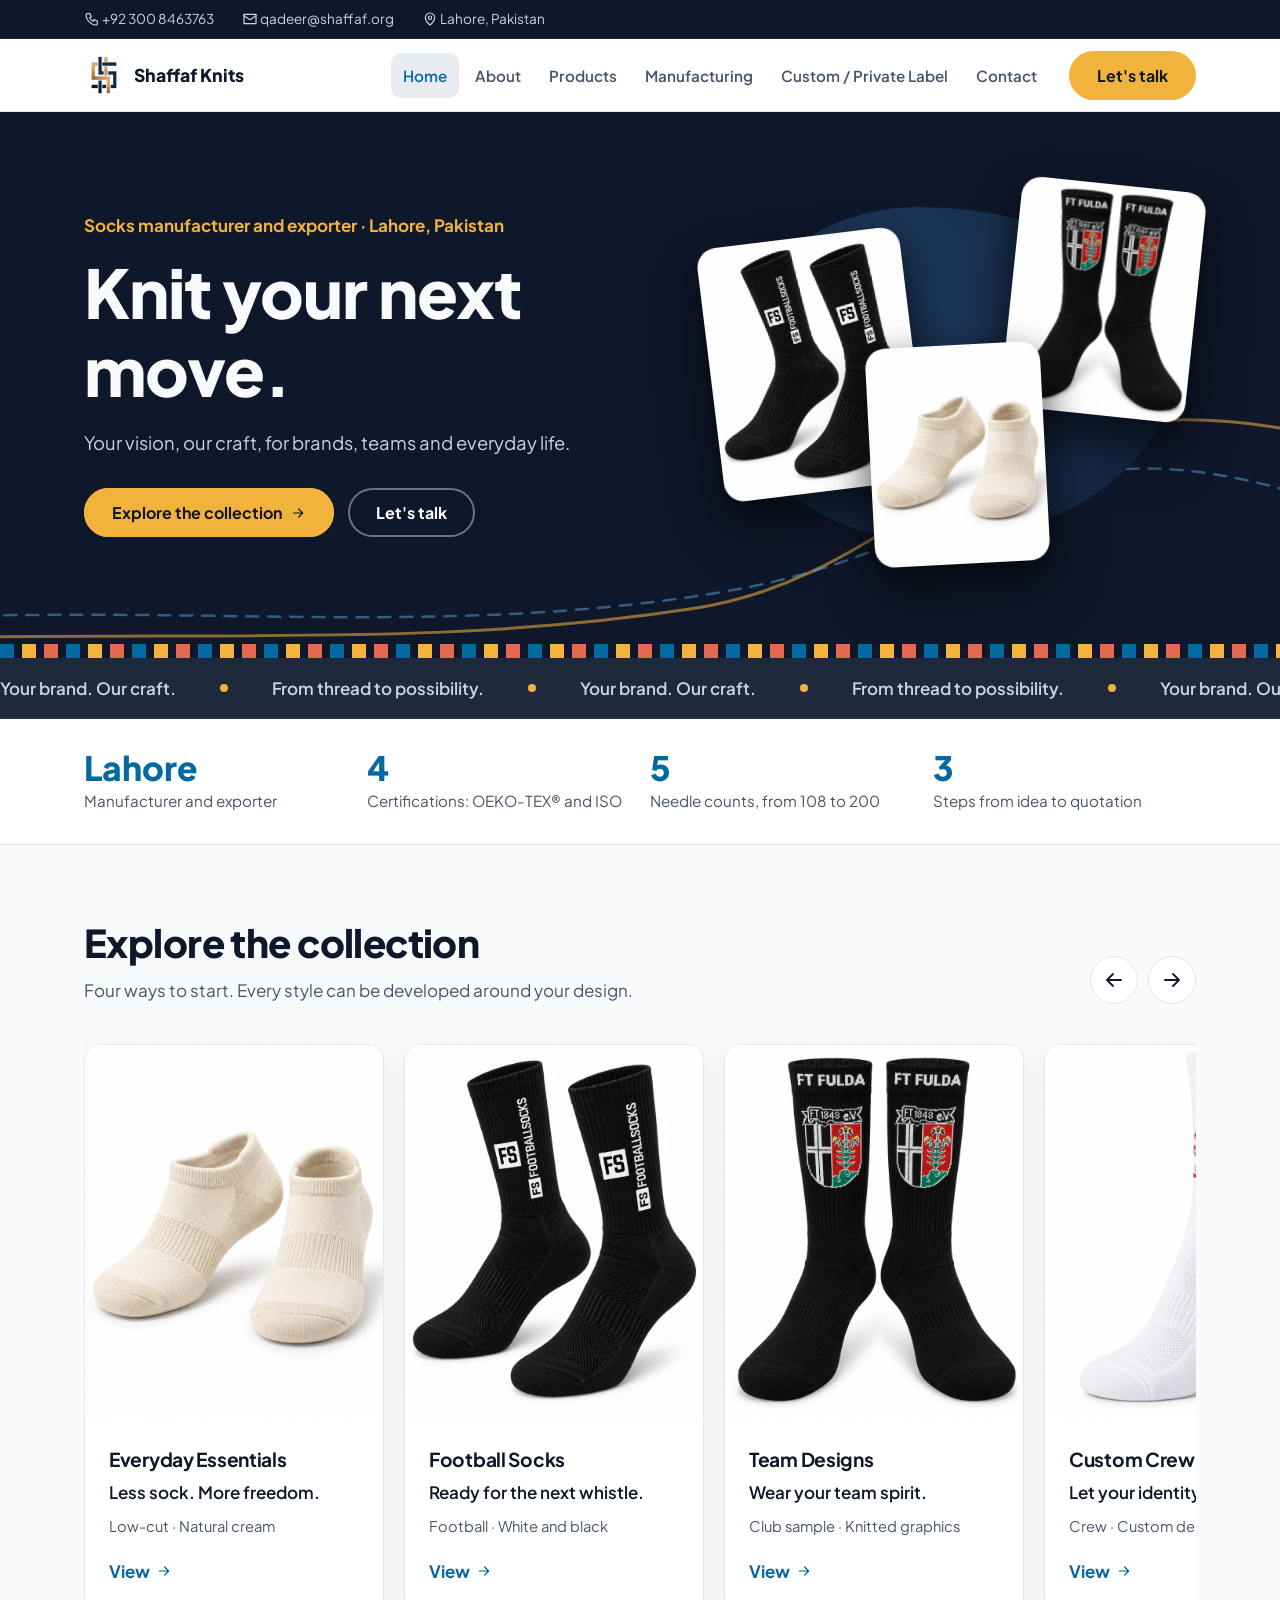
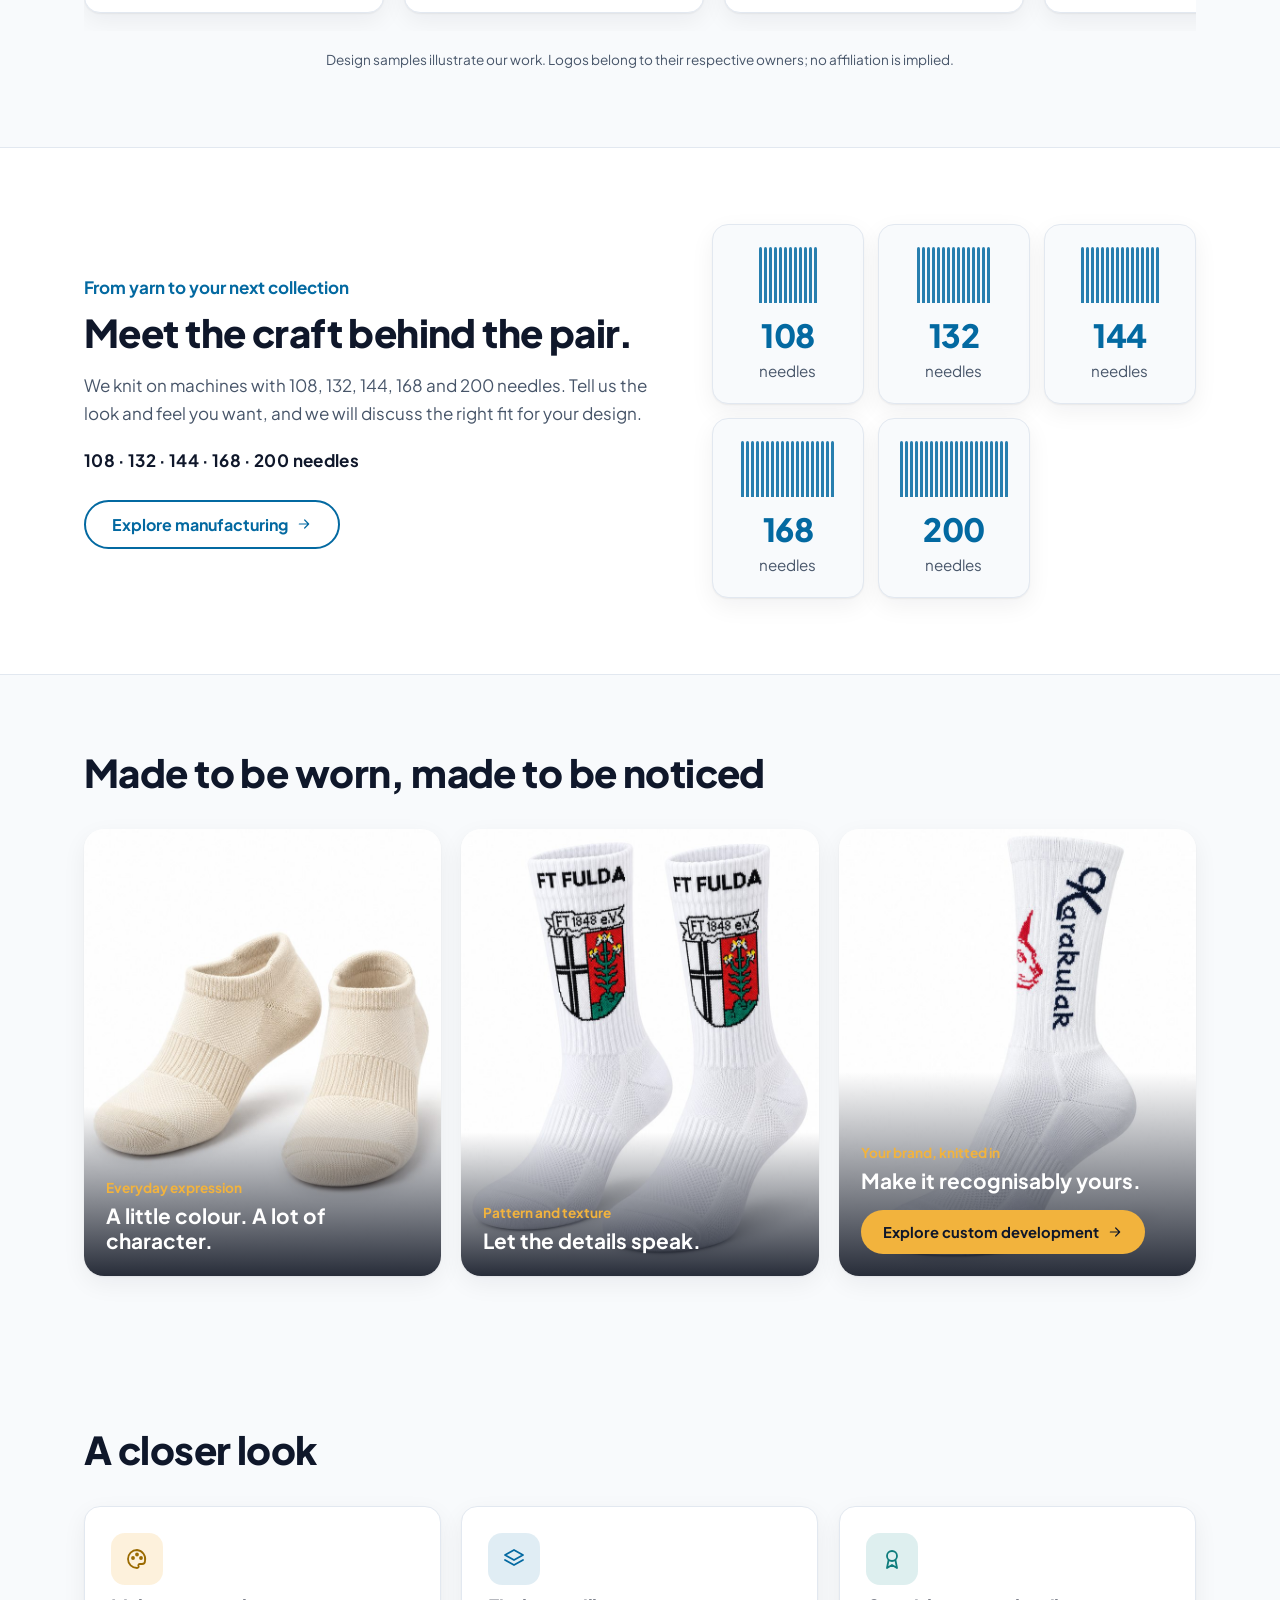
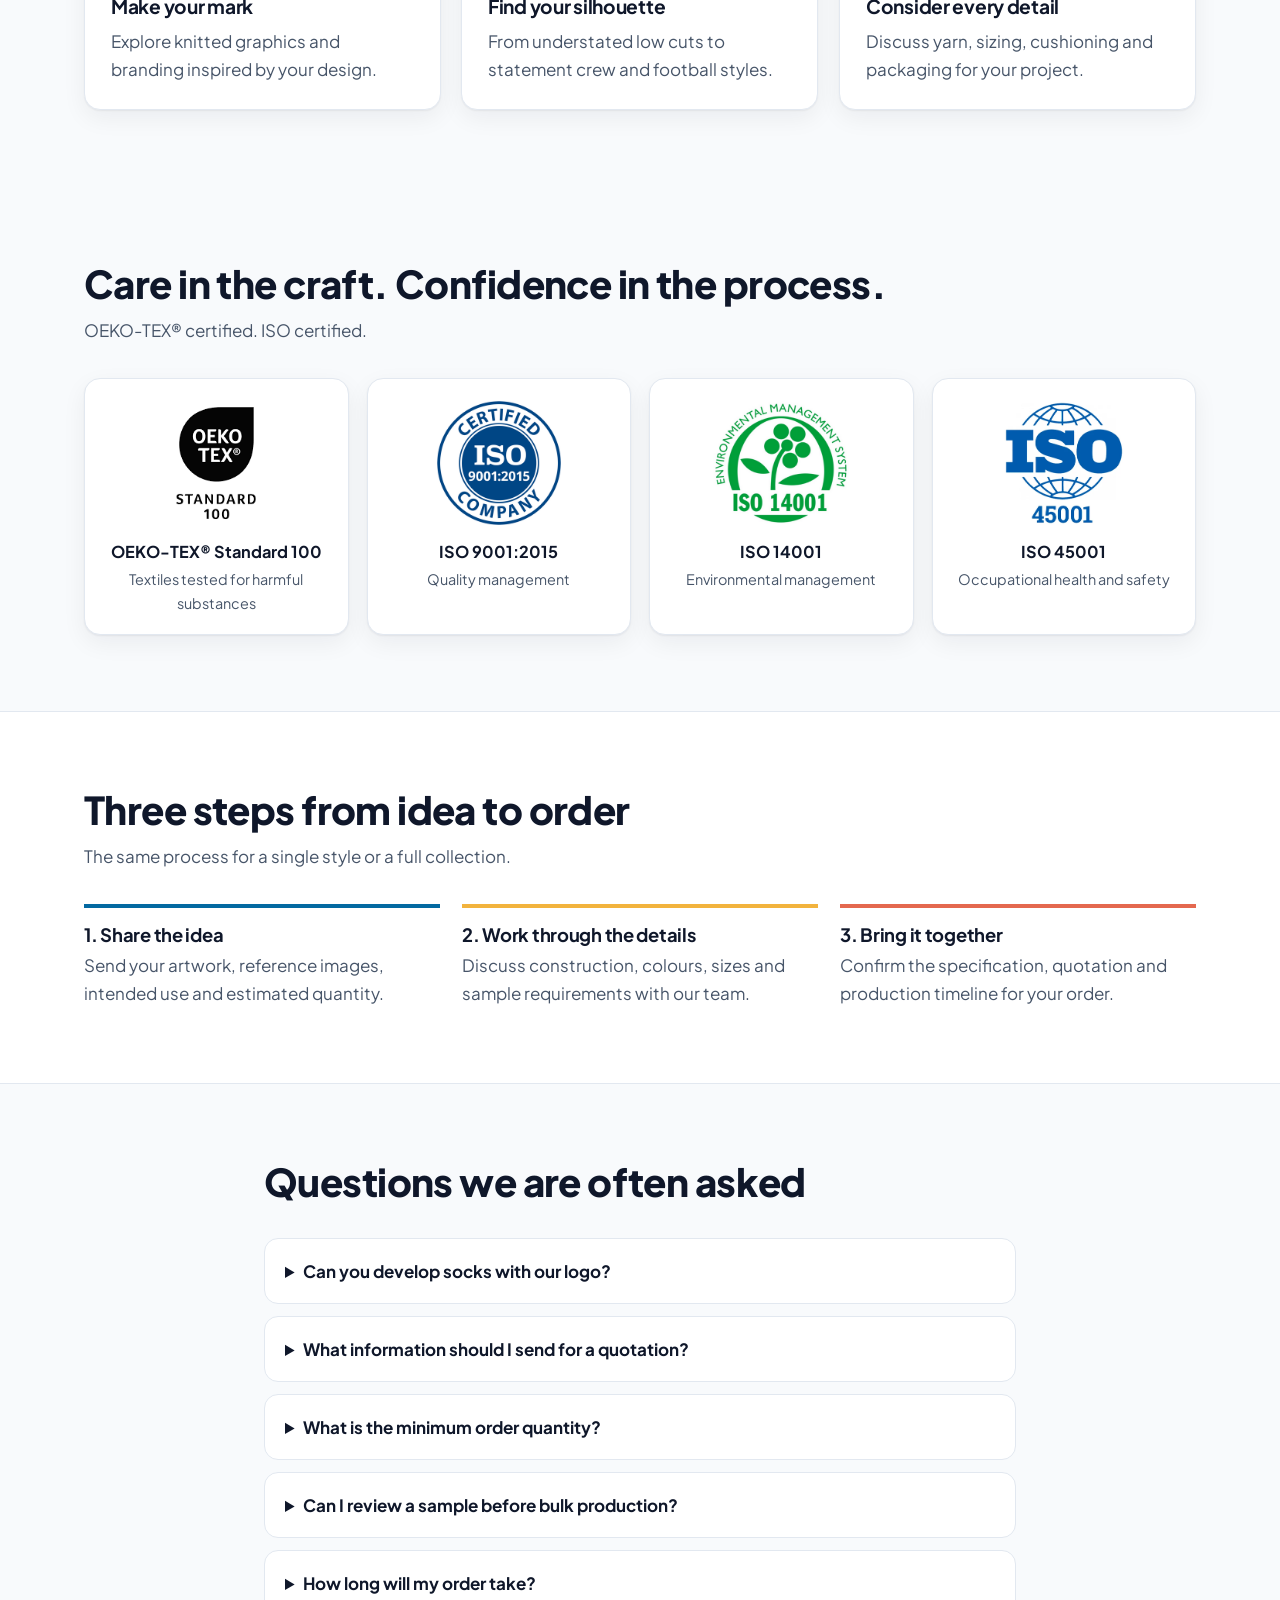
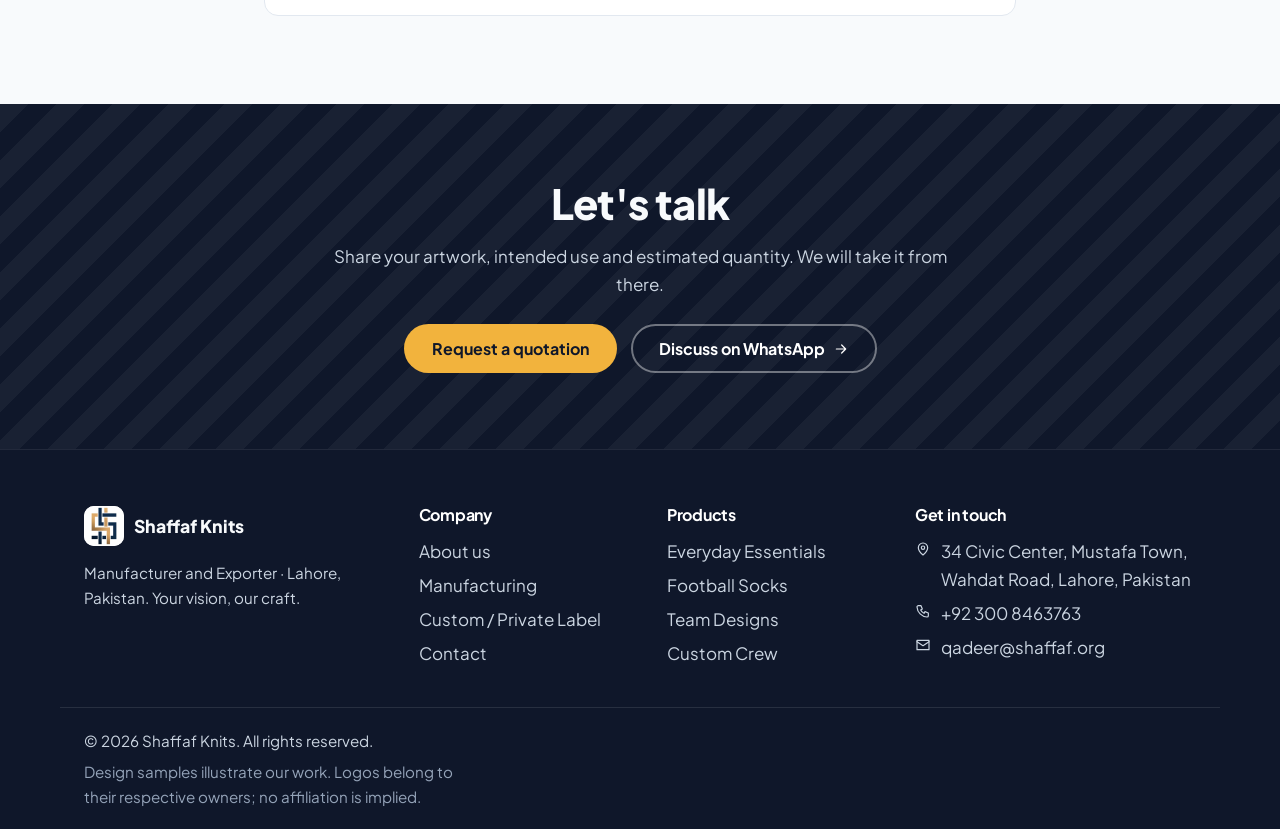
<file: index.html>
<!DOCTYPE html>
<html lang="en">
<head>
<meta charset="utf-8">
<meta name="viewport" content="width=device-width, initial-scale=1, viewport-fit=cover">
<title>Shaffaf Knits – Socks manufacturer and exporter, Lahore</title>
<meta name="description" content="Socks manufacturer and exporter in Lahore, Pakistan. Your vision, our craft, for brands, teams and everyday life.">
<script>document.documentElement.classList.add("js")</script>
<link rel="preconnect" href="https://fonts.googleapis.com">
<link rel="preconnect" href="https://fonts.gstatic.com" crossorigin>
<link href="https://fonts.googleapis.com/css2?family=Plus+Jakarta+Sans:wght@400;500;600;700;800&display=swap" rel="stylesheet">
<link rel="icon" href="img/logo-mark.jpg">
<link rel="stylesheet" href="styles.css">
<link rel="stylesheet" href="anim.css">
</head><body data-page="home">
<div class="progress" aria-hidden="true"></div>
<a class="skip" href="#main">Skip to content</a>
<div class="topbar"><div class="w">
<span><svg class="ic sm" viewBox="0 0 24 24" fill="none" stroke="currentColor" stroke-width="1.8" stroke-linecap="round" stroke-linejoin="round" aria-hidden="true"><path d="M5 4h4l2 5-2.5 1.5a11 11 0 0 0 5 5L15 13l5 2v4a2 2 0 0 1-2 2A16 16 0 0 1 3 6a2 2 0 0 1 2-2z"/></svg> <a href="tel:+923008463763">+92 300 8463763</a></span>
<span><svg class="ic sm" viewBox="0 0 24 24" fill="none" stroke="currentColor" stroke-width="1.8" stroke-linecap="round" stroke-linejoin="round" aria-hidden="true"><path d="M3 5h18v14H3z"/><path d="M3 7l9 6 9-6"/></svg> <a href="mailto:qadeer@shaffaf.org">qadeer@shaffaf.org</a></span>
<span class="hide-s"><svg class="ic sm" viewBox="0 0 24 24" fill="none" stroke="currentColor" stroke-width="1.8" stroke-linecap="round" stroke-linejoin="round" aria-hidden="true"><path d="M12 21s7-6 7-11a7 7 0 0 0-14 0c0 5 7 11 7 11z"/><circle cx="12" cy="10" r="2.5"/></svg> Lahore, Pakistan</span>
</div></div>
<header class="bar"><div class="w bar-in">
<a class="logo" href="index.html" aria-label="Shaffaf Knits home"><img class="logo-mark" src="img/logo-mark.jpg" width="40" height="40" alt=""><span>Shaffaf Knits</span></a>
<nav id="nav" aria-label="Main"><a href="index.html" aria-current="page">Home</a><a href="about.html">About</a><a href="products.html">Products</a><a href="manufacturing.html">Manufacturing</a><a href="custom.html">Custom / Private Label</a><a href="contact.html">Contact</a></nav>
<a class="btn gold hide-m" href="contact.html">Let's talk</a>
<button class="menu" id="mb" aria-expanded="false" aria-controls="nav" aria-label="Open menu"><svg class="ic" viewBox="0 0 24 24" fill="none" stroke="currentColor" stroke-width="1.8" stroke-linecap="round" stroke-linejoin="round" aria-hidden="true"><path d="M4 6h16M4 12h16M4 18h16"/></svg></button>
</div></header>
<main id="main">
<section class="hero"><svg class="thread" viewBox="0 0 1440 600" preserveAspectRatio="none" aria-hidden="true"><path class="t1" pathLength="1" d="M-20 592 C 300 588, 520 600, 780 560 S 1100 290, 1460 360"/><path class="t2" d="M-20 568 C 300 562, 540 588, 820 540 S 1150 340, 1460 430"/></svg>
<div class="w hero-grid">
<div><p class="kicker">Socks manufacturer and exporter · Lahore, Pakistan</p>
<h1>Knit your next move.</h1>
<p class="lead">Your vision, our craft, for brands, teams and everyday life.</p>
<div class="btns"><a class="btn gold" href="products.html">Explore the collection <svg class="ic sm" viewBox="0 0 24 24" fill="none" stroke="currentColor" stroke-width="1.8" stroke-linecap="round" stroke-linejoin="round" aria-hidden="true"><path d="M5 12h14M13 6l6 6-6 6"/></svg></a><a class="btn ghost" href="contact.html">Let's talk</a></div></div>
<div class="hero-art" aria-hidden="true"><div class="blob"></div>
<img class="hs hs1" src="img/fs-black.jpg" width="760" height="950" alt="" style="transform:rotate(-7deg)">
<img class="hs hs2" src="img/ft-fulda-black.jpg" width="760" height="950" alt="" style="transform:rotate(6deg)">
<img class="hs hs3" src="img/beige-ankle.jpg" width="760" height="950" alt="" style="transform:rotate(-3deg)"></div></div></section>

<div class="belt" aria-label="Your brand. Our craft. From thread to possibility."><div class="cuff" aria-hidden="true"></div><div class="track"><div class="set"><span>Your brand. Our craft.</span><span>From thread to possibility.</span><span>Your brand. Our craft.</span><span>From thread to possibility.</span><span>Your brand. Our craft.</span><span>From thread to possibility.</span><span>Your brand. Our craft.</span><span>From thread to possibility.</span></div><div class="set dup" aria-hidden="true"><span>Your brand. Our craft.</span><span>From thread to possibility.</span><span>Your brand. Our craft.</span><span>From thread to possibility.</span><span>Your brand. Our craft.</span><span>From thread to possibility.</span><span>Your brand. Our craft.</span><span>From thread to possibility.</span></div></div></div>

<section class="proof"><div class="w stats">
<div><b>Lahore</b><span>Manufacturer and exporter</span></div><div><b>4</b><span>Certifications: OEKO-TEX® and ISO</span></div><div><b>5</b><span>Needle counts, from 108 to 200</span></div><div><b>3</b><span>Steps from idea to quotation</span></div></div></section>

<section class="sec"><div class="w"><div class="sh row"><div><h2>Explore the collection</h2><p>Four ways to start. Every style can be developed around your design.</p></div>
<div class="cbtns"><button class="cbtn" type="button" data-dir="-1" aria-label="Previous"><svg class="ic" viewBox="0 0 24 24" fill="none" stroke="currentColor" stroke-width="1.8" stroke-linecap="round" stroke-linejoin="round" aria-hidden="true"><path d="M19 12H5M11 6l-6 6 6 6"/></svg></button><button class="cbtn" type="button" data-dir="1" aria-label="Next"><svg class="ic" viewBox="0 0 24 24" fill="none" stroke="currentColor" stroke-width="1.8" stroke-linecap="round" stroke-linejoin="round" aria-hidden="true"><path d="M5 12h14M13 6l6 6-6 6"/></svg></button></div></div>
<div class="carousel" id="car" tabindex="0" role="region" aria-label="Collection"><article class="tile prod coll"><div class="pv"><img src="img/beige-ankle.jpg" width="760" height="950" loading="lazy" alt="Natural cream low-cut socks"></div><div class="in"><h3>Everyday Essentials</h3><p class="tagline">Less sock. More freedom.</p><p class="meta">Low-cut · Natural cream</p><a class="more" href="products.html#everyday">View <svg class="ic sm" viewBox="0 0 24 24" fill="none" stroke="currentColor" stroke-width="1.8" stroke-linecap="round" stroke-linejoin="round" aria-hidden="true"><path d="M5 12h14M13 6l6 6-6 6"/></svg></a></div></article><article class="tile prod coll"><div class="pv"><img src="img/fs-black.jpg" width="760" height="950" loading="lazy" alt="Black football socks with a knitted logo"></div><div class="in"><h3>Football Socks</h3><p class="tagline">Ready for the next whistle.</p><p class="meta">Football · White and black</p><a class="more" href="products.html#football">View <svg class="ic sm" viewBox="0 0 24 24" fill="none" stroke="currentColor" stroke-width="1.8" stroke-linecap="round" stroke-linejoin="round" aria-hidden="true"><path d="M5 12h14M13 6l6 6-6 6"/></svg></a></div></article><article class="tile prod coll"><div class="pv"><img src="img/ft-fulda-black.jpg" width="760" height="950" loading="lazy" alt="Black socks with a knitted club crest"></div><div class="in"><h3>Team Designs</h3><p class="tagline">Wear your team spirit.</p><p class="meta">Club sample · Knitted graphics</p><a class="more" href="products.html#team">View <svg class="ic sm" viewBox="0 0 24 24" fill="none" stroke="currentColor" stroke-width="1.8" stroke-linecap="round" stroke-linejoin="round" aria-hidden="true"><path d="M5 12h14M13 6l6 6-6 6"/></svg></a></div></article><article class="tile prod coll"><div class="pv"><img src="img/karakular.jpg" width="760" height="950" loading="lazy" alt="White crew sock with a custom brand design"></div><div class="in"><h3>Custom Crew</h3><p class="tagline">Let your identity show.</p><p class="meta">Crew · Custom design inspiration</p><a class="more" href="products.html#custom">View <svg class="ic sm" viewBox="0 0 24 24" fill="none" stroke="currentColor" stroke-width="1.8" stroke-linecap="round" stroke-linejoin="round" aria-hidden="true"><path d="M5 12h14M13 6l6 6-6 6"/></svg></a></div></article></div>
<p class="disc center">Design samples illustrate our work. Logos belong to their respective owners; no affiliation is implied.</p></div></section>

<section class="sec alt"><div class="w split"><div><p class="eyebrow">From yarn to your next collection</p><h2>Meet the craft behind the pair.</h2>
<p class="body">We knit on machines with 108, 132, 144, 168 and 200 needles. Tell us the look and feel you want, and we will discuss the right fit for your design.</p>
<p class="needle-line">108 · 132 · 144 · 168 · 200 needles</p>
<p style="margin-top:26px"><a class="btn line" href="manufacturing.html">Explore manufacturing <svg class="ic sm" viewBox="0 0 24 24" fill="none" stroke="currentColor" stroke-width="1.8" stroke-linecap="round" stroke-linejoin="round" aria-hidden="true"><path d="M5 12h14M13 6l6 6-6 6"/></svg></a></p></div>
<div class="needle-grid"><article class="tile need"><div class="needle-vis" aria-hidden="true"><i style="--d:0.00s"></i><i style="--d:0.03s"></i><i style="--d:0.06s"></i><i style="--d:0.09s"></i><i style="--d:0.12s"></i><i style="--d:0.15s"></i><i style="--d:0.18s"></i><i style="--d:0.21s"></i><i style="--d:0.24s"></i><i style="--d:0.27s"></i><i style="--d:0.30s"></i><i style="--d:0.33s"></i></div><h3>108</h3><p>needles</p></article><article class="tile need"><div class="needle-vis" aria-hidden="true"><i style="--d:0.00s"></i><i style="--d:0.03s"></i><i style="--d:0.06s"></i><i style="--d:0.09s"></i><i style="--d:0.12s"></i><i style="--d:0.15s"></i><i style="--d:0.18s"></i><i style="--d:0.21s"></i><i style="--d:0.24s"></i><i style="--d:0.27s"></i><i style="--d:0.30s"></i><i style="--d:0.33s"></i><i style="--d:0.36s"></i><i style="--d:0.39s"></i><i style="--d:0.42s"></i></div><h3>132</h3><p>needles</p></article><article class="tile need"><div class="needle-vis" aria-hidden="true"><i style="--d:0.00s"></i><i style="--d:0.03s"></i><i style="--d:0.06s"></i><i style="--d:0.09s"></i><i style="--d:0.12s"></i><i style="--d:0.15s"></i><i style="--d:0.18s"></i><i style="--d:0.21s"></i><i style="--d:0.24s"></i><i style="--d:0.27s"></i><i style="--d:0.30s"></i><i style="--d:0.33s"></i><i style="--d:0.36s"></i><i style="--d:0.39s"></i><i style="--d:0.42s"></i><i style="--d:0.45s"></i></div><h3>144</h3><p>needles</p></article><article class="tile need"><div class="needle-vis" aria-hidden="true"><i style="--d:0.00s"></i><i style="--d:0.03s"></i><i style="--d:0.06s"></i><i style="--d:0.09s"></i><i style="--d:0.12s"></i><i style="--d:0.15s"></i><i style="--d:0.18s"></i><i style="--d:0.21s"></i><i style="--d:0.24s"></i><i style="--d:0.27s"></i><i style="--d:0.30s"></i><i style="--d:0.33s"></i><i style="--d:0.36s"></i><i style="--d:0.39s"></i><i style="--d:0.42s"></i><i style="--d:0.45s"></i><i style="--d:0.48s"></i><i style="--d:0.51s"></i><i style="--d:0.54s"></i></div><h3>168</h3><p>needles</p></article><article class="tile need"><div class="needle-vis" aria-hidden="true"><i style="--d:0.00s"></i><i style="--d:0.03s"></i><i style="--d:0.06s"></i><i style="--d:0.09s"></i><i style="--d:0.12s"></i><i style="--d:0.15s"></i><i style="--d:0.18s"></i><i style="--d:0.21s"></i><i style="--d:0.24s"></i><i style="--d:0.27s"></i><i style="--d:0.30s"></i><i style="--d:0.33s"></i><i style="--d:0.36s"></i><i style="--d:0.39s"></i><i style="--d:0.42s"></i><i style="--d:0.45s"></i><i style="--d:0.48s"></i><i style="--d:0.51s"></i><i style="--d:0.54s"></i><i style="--d:0.57s"></i><i style="--d:0.60s"></i><i style="--d:0.63s"></i></div><h3>200</h3><p>needles</p></article></div></div></section>

<section class="sec"><div class="w"><div class="sh"><h2>Made to be worn, made to be noticed</h2></div>
<div class="edit">
<figure class="et"><img src="img/beige-ankle.jpg" width="760" height="950" loading="lazy" alt="Natural cream low-cut socks"><figcaption><small>Everyday expression</small><b>A little colour. A lot of character.</b></figcaption></figure>
<figure class="et"><img src="img/ft-fulda-white.jpg" width="760" height="950" loading="lazy" alt="White socks with a knitted club crest"><figcaption><small>Pattern and texture</small><b>Let the details speak.</b></figcaption></figure>
<figure class="et"><img src="img/karakular.jpg" width="760" height="950" loading="lazy" alt="White crew sock with a knitted brand design"><figcaption><small>Your brand, knitted in</small><b>Make it recognisably yours.</b><a class="btn gold sm" href="custom.html">Explore custom development <svg class="ic sm" viewBox="0 0 24 24" fill="none" stroke="currentColor" stroke-width="1.8" stroke-linecap="round" stroke-linejoin="round" aria-hidden="true"><path d="M5 12h14M13 6l6 6-6 6"/></svg></a></figcaption></figure></div></div></section>

<section class="sec"><div class="w"><div class="sh"><h2>A closer look</h2></div><div class="tiles">
<article class="tile"><div class="ico gold"><svg class="ic" viewBox="0 0 24 24" fill="none" stroke="currentColor" stroke-width="1.8" stroke-linecap="round" stroke-linejoin="round" aria-hidden="true"><path d="M12 3a9 9 0 1 0 0 18c1.5 0 2-1 1.5-2s0-2 1.5-2h2a3 3 0 0 0 3-3A9 9 0 0 0 12 3z"/><circle cx="8" cy="11" r="1"/><circle cx="12" cy="7.5" r="1"/><circle cx="16" cy="11" r="1"/></svg></div><h3>Make your mark</h3><p>Explore knitted graphics and branding inspired by your design.</p></article>
<article class="tile"><div class="ico blue"><svg class="ic" viewBox="0 0 24 24" fill="none" stroke="currentColor" stroke-width="1.8" stroke-linecap="round" stroke-linejoin="round" aria-hidden="true"><path d="M12 3l9 5-9 5-9-5z"/><path d="M3 13l9 5 9-5"/></svg></div><h3>Find your silhouette</h3><p>From understated low cuts to statement crew and football styles.</p></article>
<article class="tile"><div class="ico teal"><svg class="ic" viewBox="0 0 24 24" fill="none" stroke="currentColor" stroke-width="1.8" stroke-linecap="round" stroke-linejoin="round" aria-hidden="true"><circle cx="12" cy="9" r="5"/><path d="M8.5 13.5L7 21l5-3 5 3-1.5-7.5"/></svg></div><h3>Consider every detail</h3><p>Discuss yarn, sizing, cushioning and packaging for your project.</p></article></div></div></section>
<section class="sec"><div class="w"><div class="sh"><h2>Care in the craft. Confidence in the process.</h2><p>OEKO-TEX® certified. ISO certified.</p></div><div class="certs"><figure class="cert"><div class="cimg"><img src="img/cert-oekotex.png" loading="lazy" alt="OEKO-TEX Standard 100 logo"></div><figcaption><b>OEKO-TEX® Standard 100</b><span>Textiles tested for harmful substances</span></figcaption></figure><figure class="cert"><div class="cimg"><img src="img/cert-iso9001.png" loading="lazy" alt="ISO 9001:2015 certified company logo"></div><figcaption><b>ISO 9001:2015</b><span>Quality management</span></figcaption></figure><figure class="cert"><div class="cimg"><img src="img/cert-iso14001.png" loading="lazy" alt="ISO 14001 environmental management system logo"></div><figcaption><b>ISO 14001</b><span>Environmental management</span></figcaption></figure><figure class="cert"><div class="cimg"><img src="img/cert-iso45001.png" loading="lazy" alt="ISO 45001 logo"></div><figcaption><b>ISO 45001</b><span>Occupational health and safety</span></figcaption></figure></div></div></section>
<section class="sec alt"><div class="w"><div class="sh"><h2>Three steps from idea to order</h2><p>The same process for a single style or a full collection.</p></div>
<ol class="steps three">
<li><h3>Share the idea</h3><p>Send your artwork, reference images, intended use and estimated quantity.</p></li>
<li><h3>Work through the details</h3><p>Discuss construction, colours, sizes and sample requirements with our team.</p></li>
<li><h3>Bring it together</h3><p>Confirm the specification, quotation and production timeline for your order.</p></li></ol></div></section>
<section class="sec"><div class="w narrow"><div class="sh"><h2>Questions we are often asked</h2></div><details><summary>Can you develop socks with our logo?</summary><p>Share your artwork or reference sample. We'll discuss knitted branding, colours and design feasibility for your project.</p></details><details><summary>What information should I send for a quotation?</summary><p>Include the sock style, estimated quantity, size range, reference images, material preferences and delivery destination. Let us know if you need packaging.</p></details><details><summary>What is the minimum order quantity?</summary><p>Contact our team with your design and estimated quantity so we can discuss the applicable order requirements.</p></details><details><summary>Can I review a sample before bulk production?</summary><p>Yes. Our development process includes a sample for approval before bulk production. Discuss sampling arrangements with our team.</p></details><details><summary>How long will my order take?</summary><p>Sampling and production timelines are discussed for each project, based on the specification, quantity and agreed approvals.</p></details></div></section>
<section class="cta"><div class="w"><h2>Let's talk</h2><p>Share your artwork, intended use and estimated quantity. We will take it from there.</p>
<div class="btns"><a class="btn gold" href="contact.html">Request a quotation</a><a class="btn ghost" href="https://wa.me/923008463763?text=Hello%20Shaffaf%20Knits%2C%20I%27d%20like%20to%20discuss%20custom%20socks.">Discuss on WhatsApp <svg class="ic sm" viewBox="0 0 24 24" fill="none" stroke="currentColor" stroke-width="1.8" stroke-linecap="round" stroke-linejoin="round" aria-hidden="true"><path d="M5 12h14M13 6l6 6-6 6"/></svg></a></div></div></section></main>
<footer class="foot"><div class="w foot-grid">
<div><a class="logo light" href="index.html"><img class="logo-mark" src="img/logo-mark.jpg" width="40" height="40" alt=""><span>Shaffaf Knits</span></a>
<p>Manufacturer and Exporter · Lahore, Pakistan. Your vision, our craft.</p></div>
<div><h3>Company</h3><ul><li><a href="about.html">About us</a></li><li><a href="manufacturing.html">Manufacturing</a></li><li><a href="custom.html">Custom / Private Label</a></li><li><a href="contact.html">Contact</a></li></ul></div>
<div><h3>Products</h3><ul><li><a href="products.html#everyday">Everyday Essentials</a></li><li><a href="products.html#football">Football Socks</a></li><li><a href="products.html#team">Team Designs</a></li><li><a href="products.html#custom">Custom Crew</a></li></ul></div>
<div><h3>Get in touch</h3><ul class="ci"><li><svg class="ic sm" viewBox="0 0 24 24" fill="none" stroke="currentColor" stroke-width="1.8" stroke-linecap="round" stroke-linejoin="round" aria-hidden="true"><path d="M12 21s7-6 7-11a7 7 0 0 0-14 0c0 5 7 11 7 11z"/><circle cx="12" cy="10" r="2.5"/></svg> 34 Civic Center, Mustafa Town, Wahdat Road, Lahore, Pakistan</li><li><svg class="ic sm" viewBox="0 0 24 24" fill="none" stroke="currentColor" stroke-width="1.8" stroke-linecap="round" stroke-linejoin="round" aria-hidden="true"><path d="M5 4h4l2 5-2.5 1.5a11 11 0 0 0 5 5L15 13l5 2v4a2 2 0 0 1-2 2A16 16 0 0 1 3 6a2 2 0 0 1 2-2z"/></svg> <a href="tel:+923008463763">+92 300 8463763</a></li><li><svg class="ic sm" viewBox="0 0 24 24" fill="none" stroke="currentColor" stroke-width="1.8" stroke-linecap="round" stroke-linejoin="round" aria-hidden="true"><path d="M3 5h18v14H3z"/><path d="M3 7l9 6 9-6"/></svg> <a href="mailto:qadeer@shaffaf.org">qadeer@shaffaf.org</a></li></ul></div>
</div>
<div class="w legal"><p>© 2026 Shaffaf Knits. All rights reserved.</p><p class="disc">Design samples illustrate our work. Logos belong to their respective owners; no affiliation is implied.</p></div></footer>
<script src="site.js"></script>
<script src="anim.js"></script>
</body>
</html>
</file>
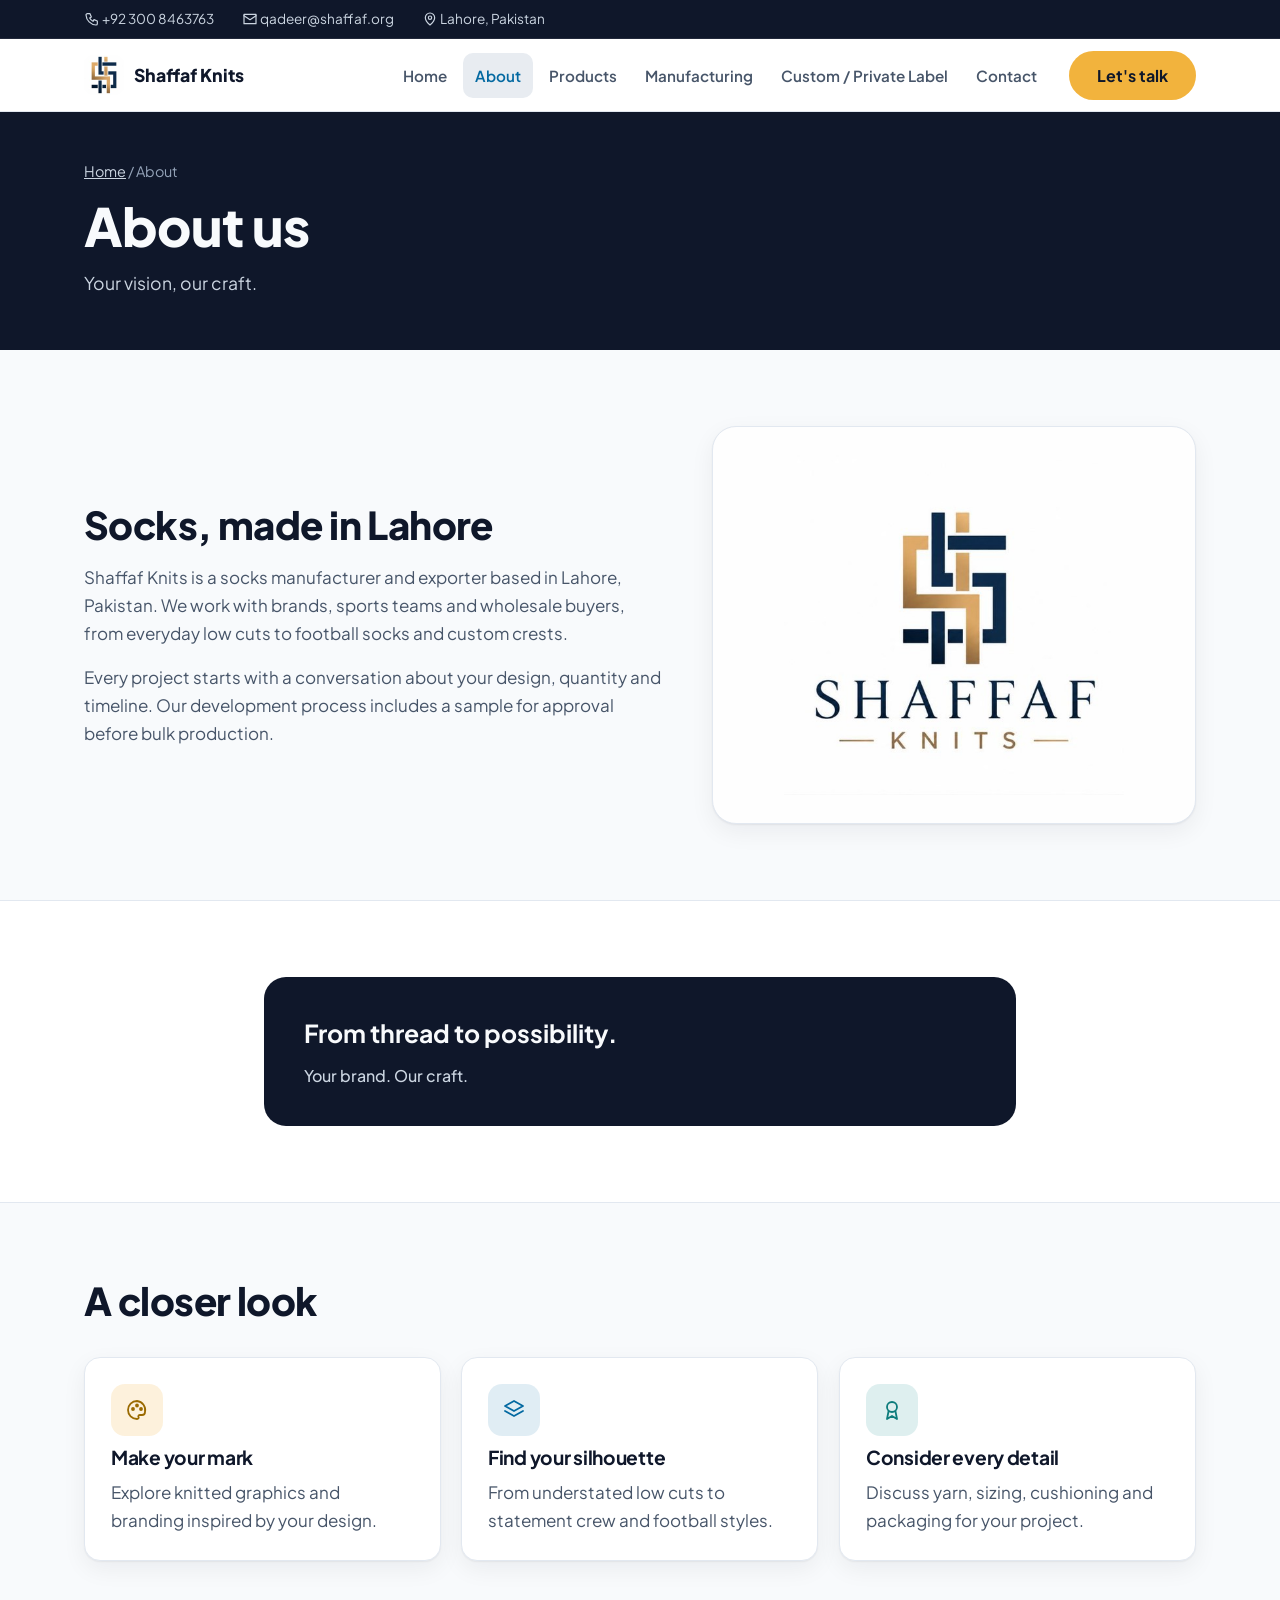
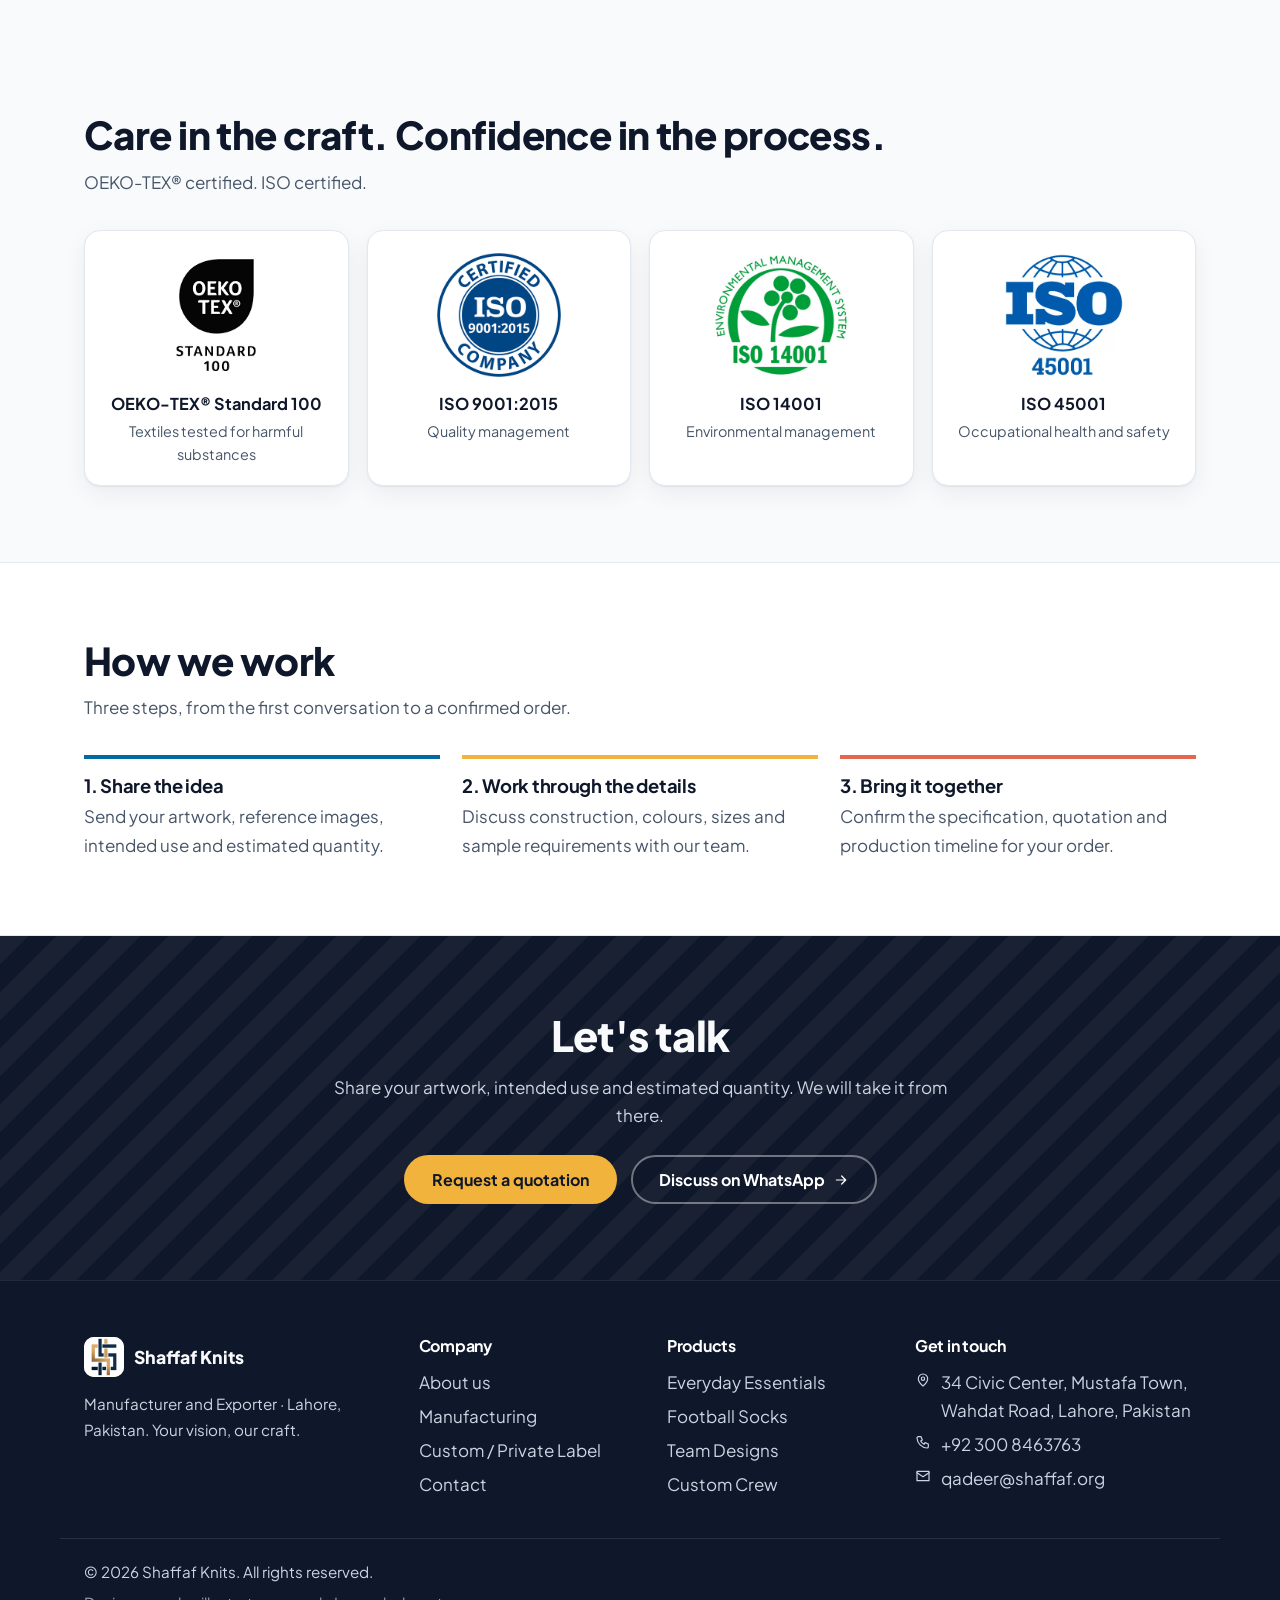
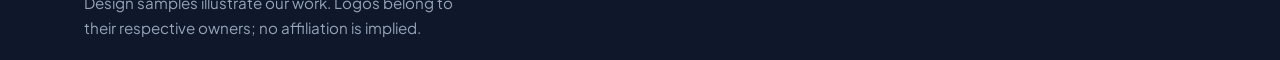
<file: about.html>
<!DOCTYPE html>
<html lang="en">
<head>
<meta charset="utf-8">
<meta name="viewport" content="width=device-width, initial-scale=1, viewport-fit=cover">
<title>About us – Shaffaf Knits</title>
<meta name="description" content="Shaffaf Knits is a socks manufacturer and exporter in Lahore, Pakistan.">
<script>document.documentElement.classList.add("js")</script>
<link rel="preconnect" href="https://fonts.googleapis.com">
<link rel="preconnect" href="https://fonts.gstatic.com" crossorigin>
<link href="https://fonts.googleapis.com/css2?family=Plus+Jakarta+Sans:wght@400;500;600;700;800&display=swap" rel="stylesheet">
<link rel="icon" href="img/logo-mark.jpg">
<link rel="stylesheet" href="styles.css">
<link rel="stylesheet" href="anim.css">
</head><body data-page="about">
<div class="progress" aria-hidden="true"></div>
<a class="skip" href="#main">Skip to content</a>
<div class="topbar"><div class="w">
<span><svg class="ic sm" viewBox="0 0 24 24" fill="none" stroke="currentColor" stroke-width="1.8" stroke-linecap="round" stroke-linejoin="round" aria-hidden="true"><path d="M5 4h4l2 5-2.5 1.5a11 11 0 0 0 5 5L15 13l5 2v4a2 2 0 0 1-2 2A16 16 0 0 1 3 6a2 2 0 0 1 2-2z"/></svg> <a href="tel:+923008463763">+92 300 8463763</a></span>
<span><svg class="ic sm" viewBox="0 0 24 24" fill="none" stroke="currentColor" stroke-width="1.8" stroke-linecap="round" stroke-linejoin="round" aria-hidden="true"><path d="M3 5h18v14H3z"/><path d="M3 7l9 6 9-6"/></svg> <a href="mailto:qadeer@shaffaf.org">qadeer@shaffaf.org</a></span>
<span class="hide-s"><svg class="ic sm" viewBox="0 0 24 24" fill="none" stroke="currentColor" stroke-width="1.8" stroke-linecap="round" stroke-linejoin="round" aria-hidden="true"><path d="M12 21s7-6 7-11a7 7 0 0 0-14 0c0 5 7 11 7 11z"/><circle cx="12" cy="10" r="2.5"/></svg> Lahore, Pakistan</span>
</div></div>
<header class="bar"><div class="w bar-in">
<a class="logo" href="index.html" aria-label="Shaffaf Knits home"><img class="logo-mark" src="img/logo-mark.jpg" width="40" height="40" alt=""><span>Shaffaf Knits</span></a>
<nav id="nav" aria-label="Main"><a href="index.html">Home</a><a href="about.html" aria-current="page">About</a><a href="products.html">Products</a><a href="manufacturing.html">Manufacturing</a><a href="custom.html">Custom / Private Label</a><a href="contact.html">Contact</a></nav>
<a class="btn gold hide-m" href="contact.html">Let's talk</a>
<button class="menu" id="mb" aria-expanded="false" aria-controls="nav" aria-label="Open menu"><svg class="ic" viewBox="0 0 24 24" fill="none" stroke="currentColor" stroke-width="1.8" stroke-linecap="round" stroke-linejoin="round" aria-hidden="true"><path d="M4 6h16M4 12h16M4 18h16"/></svg></button>
</div></header>
<main id="main"><section class="ph"><div class="w"><p class="crumb"><a href="index.html">Home</a> / About</p><h1>About us</h1><p class="sub">Your vision, our craft.</p></div></section>
<section class="sec"><div class="w split"><div><h2>Socks, made in Lahore</h2>
<p class="body">Shaffaf Knits is a socks manufacturer and exporter based in Lahore, Pakistan. We work with brands, sports teams and wholesale buyers, from everyday low cuts to football socks and custom crests.</p>
<p class="body">Every project starts with a conversation about your design, quantity and timeline. Our development process includes a sample for approval before bulk production.</p></div>
<div class="logo-card"><img src="img/logo.jpg" width="360" height="360" alt="Shaffaf Knits logo"></div></div></section>
<section class="sec alt"><div class="w narrow"><blockquote class="quote">From thread to possibility.<cite>Your brand. Our craft.</cite></blockquote></div></section>
<section class="sec"><div class="w"><div class="sh"><h2>A closer look</h2></div><div class="tiles">
<article class="tile"><div class="ico gold"><svg class="ic" viewBox="0 0 24 24" fill="none" stroke="currentColor" stroke-width="1.8" stroke-linecap="round" stroke-linejoin="round" aria-hidden="true"><path d="M12 3a9 9 0 1 0 0 18c1.5 0 2-1 1.5-2s0-2 1.5-2h2a3 3 0 0 0 3-3A9 9 0 0 0 12 3z"/><circle cx="8" cy="11" r="1"/><circle cx="12" cy="7.5" r="1"/><circle cx="16" cy="11" r="1"/></svg></div><h3>Make your mark</h3><p>Explore knitted graphics and branding inspired by your design.</p></article>
<article class="tile"><div class="ico blue"><svg class="ic" viewBox="0 0 24 24" fill="none" stroke="currentColor" stroke-width="1.8" stroke-linecap="round" stroke-linejoin="round" aria-hidden="true"><path d="M12 3l9 5-9 5-9-5z"/><path d="M3 13l9 5 9-5"/></svg></div><h3>Find your silhouette</h3><p>From understated low cuts to statement crew and football styles.</p></article>
<article class="tile"><div class="ico teal"><svg class="ic" viewBox="0 0 24 24" fill="none" stroke="currentColor" stroke-width="1.8" stroke-linecap="round" stroke-linejoin="round" aria-hidden="true"><circle cx="12" cy="9" r="5"/><path d="M8.5 13.5L7 21l5-3 5 3-1.5-7.5"/></svg></div><h3>Consider every detail</h3><p>Discuss yarn, sizing, cushioning and packaging for your project.</p></article></div></div></section>
<section class="sec"><div class="w"><div class="sh"><h2>Care in the craft. Confidence in the process.</h2><p>OEKO-TEX® certified. ISO certified.</p></div><div class="certs"><figure class="cert"><div class="cimg"><img src="img/cert-oekotex.png" loading="lazy" alt="OEKO-TEX Standard 100 logo"></div><figcaption><b>OEKO-TEX® Standard 100</b><span>Textiles tested for harmful substances</span></figcaption></figure><figure class="cert"><div class="cimg"><img src="img/cert-iso9001.png" loading="lazy" alt="ISO 9001:2015 certified company logo"></div><figcaption><b>ISO 9001:2015</b><span>Quality management</span></figcaption></figure><figure class="cert"><div class="cimg"><img src="img/cert-iso14001.png" loading="lazy" alt="ISO 14001 environmental management system logo"></div><figcaption><b>ISO 14001</b><span>Environmental management</span></figcaption></figure><figure class="cert"><div class="cimg"><img src="img/cert-iso45001.png" loading="lazy" alt="ISO 45001 logo"></div><figcaption><b>ISO 45001</b><span>Occupational health and safety</span></figcaption></figure></div></div></section>
<section class="sec alt"><div class="w"><div class="sh"><h2>How we work</h2><p>Three steps, from the first conversation to a confirmed order.</p></div>
<ol class="steps three">
<li><h3>Share the idea</h3><p>Send your artwork, reference images, intended use and estimated quantity.</p></li>
<li><h3>Work through the details</h3><p>Discuss construction, colours, sizes and sample requirements with our team.</p></li>
<li><h3>Bring it together</h3><p>Confirm the specification, quotation and production timeline for your order.</p></li></ol></div></section>
<section class="cta"><div class="w"><h2>Let's talk</h2><p>Share your artwork, intended use and estimated quantity. We will take it from there.</p>
<div class="btns"><a class="btn gold" href="contact.html">Request a quotation</a><a class="btn ghost" href="https://wa.me/923008463763?text=Hello%20Shaffaf%20Knits%2C%20I%27d%20like%20to%20discuss%20custom%20socks.">Discuss on WhatsApp <svg class="ic sm" viewBox="0 0 24 24" fill="none" stroke="currentColor" stroke-width="1.8" stroke-linecap="round" stroke-linejoin="round" aria-hidden="true"><path d="M5 12h14M13 6l6 6-6 6"/></svg></a></div></div></section></main>
<footer class="foot"><div class="w foot-grid">
<div><a class="logo light" href="index.html"><img class="logo-mark" src="img/logo-mark.jpg" width="40" height="40" alt=""><span>Shaffaf Knits</span></a>
<p>Manufacturer and Exporter · Lahore, Pakistan. Your vision, our craft.</p></div>
<div><h3>Company</h3><ul><li><a href="about.html">About us</a></li><li><a href="manufacturing.html">Manufacturing</a></li><li><a href="custom.html">Custom / Private Label</a></li><li><a href="contact.html">Contact</a></li></ul></div>
<div><h3>Products</h3><ul><li><a href="products.html#everyday">Everyday Essentials</a></li><li><a href="products.html#football">Football Socks</a></li><li><a href="products.html#team">Team Designs</a></li><li><a href="products.html#custom">Custom Crew</a></li></ul></div>
<div><h3>Get in touch</h3><ul class="ci"><li><svg class="ic sm" viewBox="0 0 24 24" fill="none" stroke="currentColor" stroke-width="1.8" stroke-linecap="round" stroke-linejoin="round" aria-hidden="true"><path d="M12 21s7-6 7-11a7 7 0 0 0-14 0c0 5 7 11 7 11z"/><circle cx="12" cy="10" r="2.5"/></svg> 34 Civic Center, Mustafa Town, Wahdat Road, Lahore, Pakistan</li><li><svg class="ic sm" viewBox="0 0 24 24" fill="none" stroke="currentColor" stroke-width="1.8" stroke-linecap="round" stroke-linejoin="round" aria-hidden="true"><path d="M5 4h4l2 5-2.5 1.5a11 11 0 0 0 5 5L15 13l5 2v4a2 2 0 0 1-2 2A16 16 0 0 1 3 6a2 2 0 0 1 2-2z"/></svg> <a href="tel:+923008463763">+92 300 8463763</a></li><li><svg class="ic sm" viewBox="0 0 24 24" fill="none" stroke="currentColor" stroke-width="1.8" stroke-linecap="round" stroke-linejoin="round" aria-hidden="true"><path d="M3 5h18v14H3z"/><path d="M3 7l9 6 9-6"/></svg> <a href="mailto:qadeer@shaffaf.org">qadeer@shaffaf.org</a></li></ul></div>
</div>
<div class="w legal"><p>© 2026 Shaffaf Knits. All rights reserved.</p><p class="disc">Design samples illustrate our work. Logos belong to their respective owners; no affiliation is implied.</p></div></footer>
<script src="site.js"></script>
<script src="anim.js"></script>
</body>
</html>
</file>
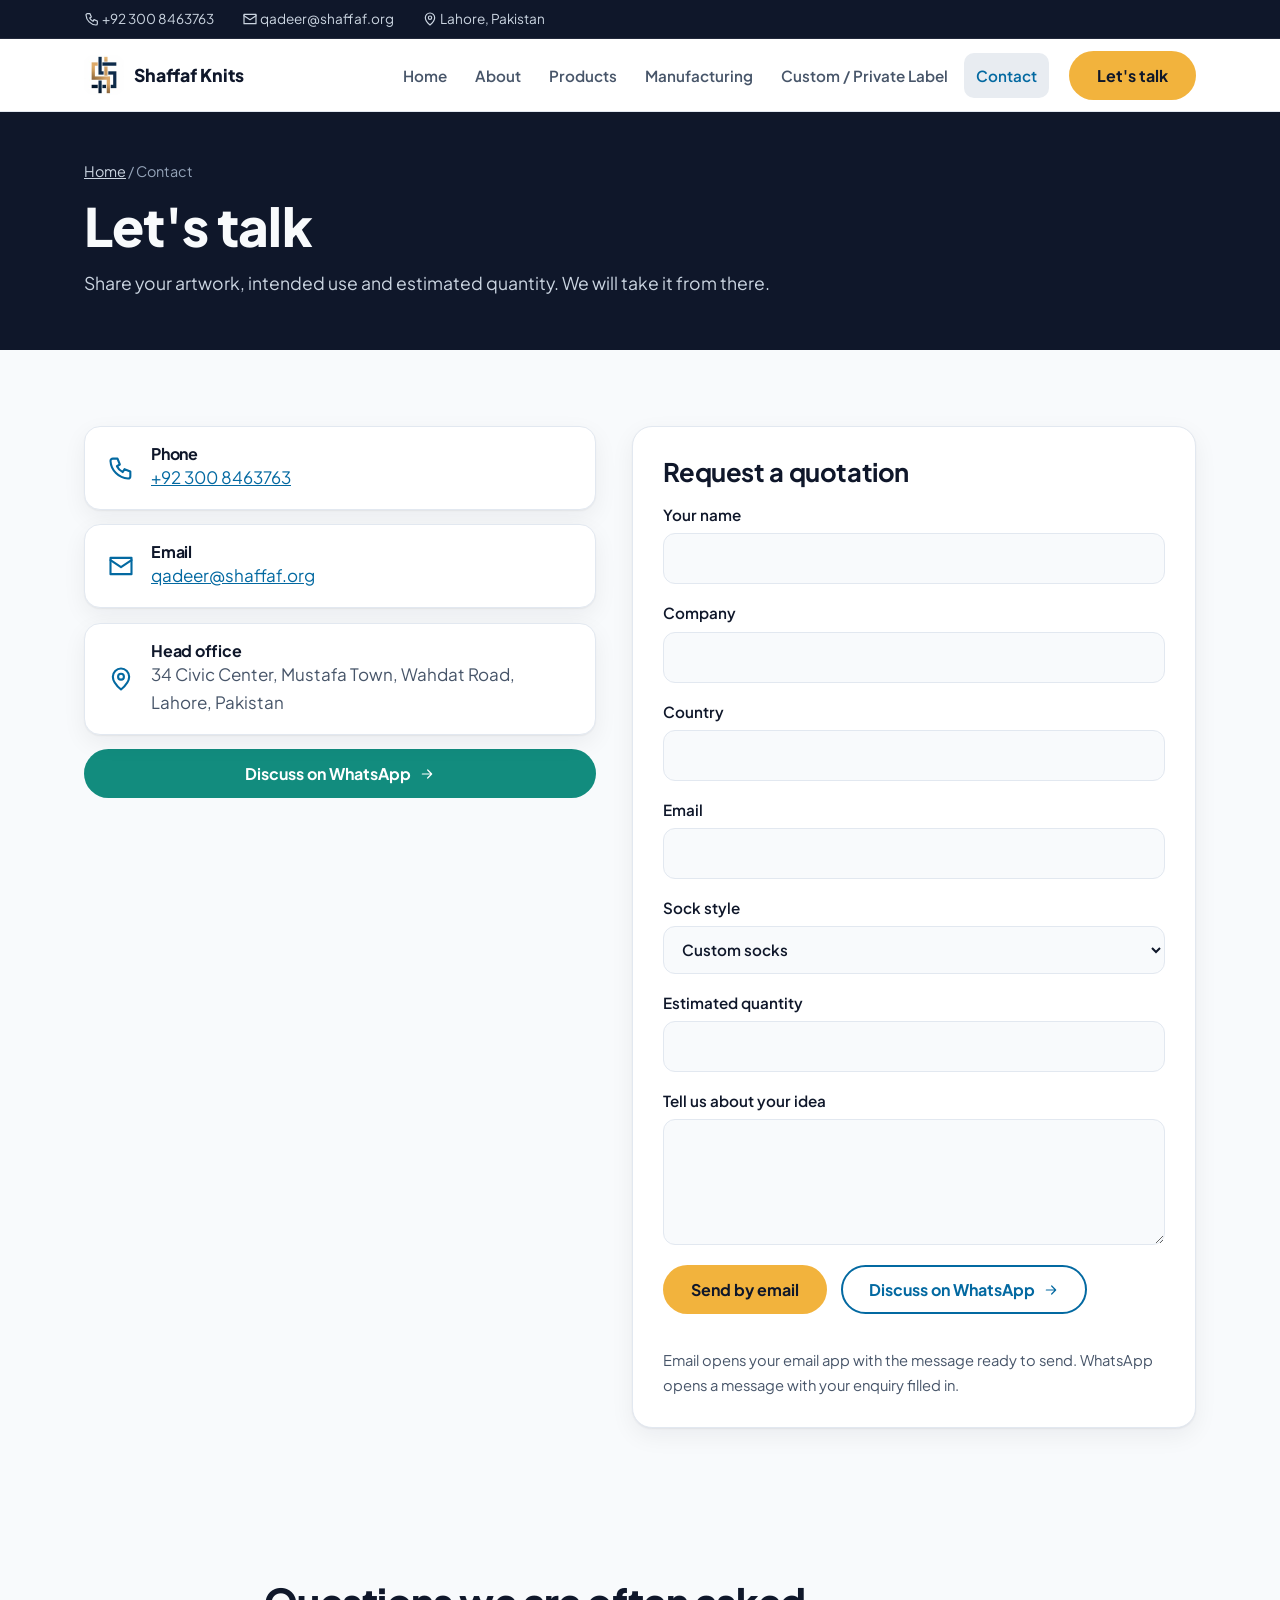
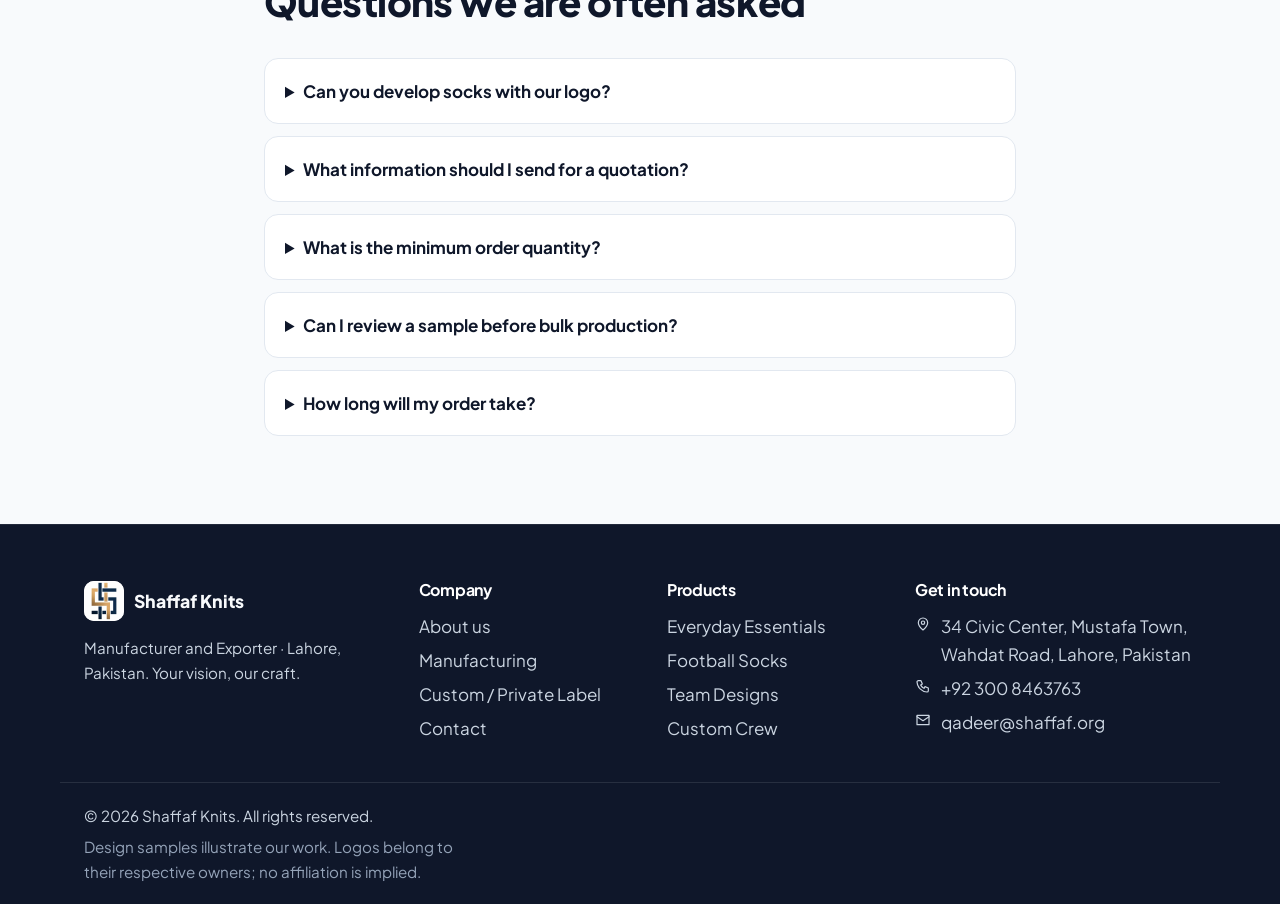
<file: contact.html>
<!DOCTYPE html>
<html lang="en">
<head>
<meta charset="utf-8">
<meta name="viewport" content="width=device-width, initial-scale=1, viewport-fit=cover">
<title>Contact – Shaffaf Knits</title>
<meta name="description" content="Request a quotation or discuss your idea with Shaffaf Knits in Lahore.">
<script>document.documentElement.classList.add("js")</script>
<link rel="preconnect" href="https://fonts.googleapis.com">
<link rel="preconnect" href="https://fonts.gstatic.com" crossorigin>
<link href="https://fonts.googleapis.com/css2?family=Plus+Jakarta+Sans:wght@400;500;600;700;800&display=swap" rel="stylesheet">
<link rel="icon" href="img/logo-mark.jpg">
<link rel="stylesheet" href="styles.css">
<link rel="stylesheet" href="anim.css">
</head><body data-page="contact">
<div class="progress" aria-hidden="true"></div>
<a class="skip" href="#main">Skip to content</a>
<div class="topbar"><div class="w">
<span><svg class="ic sm" viewBox="0 0 24 24" fill="none" stroke="currentColor" stroke-width="1.8" stroke-linecap="round" stroke-linejoin="round" aria-hidden="true"><path d="M5 4h4l2 5-2.5 1.5a11 11 0 0 0 5 5L15 13l5 2v4a2 2 0 0 1-2 2A16 16 0 0 1 3 6a2 2 0 0 1 2-2z"/></svg> <a href="tel:+923008463763">+92 300 8463763</a></span>
<span><svg class="ic sm" viewBox="0 0 24 24" fill="none" stroke="currentColor" stroke-width="1.8" stroke-linecap="round" stroke-linejoin="round" aria-hidden="true"><path d="M3 5h18v14H3z"/><path d="M3 7l9 6 9-6"/></svg> <a href="mailto:qadeer@shaffaf.org">qadeer@shaffaf.org</a></span>
<span class="hide-s"><svg class="ic sm" viewBox="0 0 24 24" fill="none" stroke="currentColor" stroke-width="1.8" stroke-linecap="round" stroke-linejoin="round" aria-hidden="true"><path d="M12 21s7-6 7-11a7 7 0 0 0-14 0c0 5 7 11 7 11z"/><circle cx="12" cy="10" r="2.5"/></svg> Lahore, Pakistan</span>
</div></div>
<header class="bar"><div class="w bar-in">
<a class="logo" href="index.html" aria-label="Shaffaf Knits home"><img class="logo-mark" src="img/logo-mark.jpg" width="40" height="40" alt=""><span>Shaffaf Knits</span></a>
<nav id="nav" aria-label="Main"><a href="index.html">Home</a><a href="about.html">About</a><a href="products.html">Products</a><a href="manufacturing.html">Manufacturing</a><a href="custom.html">Custom / Private Label</a><a href="contact.html" aria-current="page">Contact</a></nav>
<a class="btn gold hide-m" href="contact.html">Let's talk</a>
<button class="menu" id="mb" aria-expanded="false" aria-controls="nav" aria-label="Open menu"><svg class="ic" viewBox="0 0 24 24" fill="none" stroke="currentColor" stroke-width="1.8" stroke-linecap="round" stroke-linejoin="round" aria-hidden="true"><path d="M4 6h16M4 12h16M4 18h16"/></svg></button>
</div></header>
<main id="main"><section class="ph"><div class="w"><p class="crumb"><a href="index.html">Home</a> / Contact</p><h1>Let's talk</h1><p class="sub">Share your artwork, intended use and estimated quantity. We will take it from there.</p></div></section>
<section class="sec"><div class="w contact">
<div class="info">
<article class="tile row"><svg class="ic" viewBox="0 0 24 24" fill="none" stroke="currentColor" stroke-width="1.8" stroke-linecap="round" stroke-linejoin="round" aria-hidden="true"><path d="M5 4h4l2 5-2.5 1.5a11 11 0 0 0 5 5L15 13l5 2v4a2 2 0 0 1-2 2A16 16 0 0 1 3 6a2 2 0 0 1 2-2z"/></svg><div><h3>Phone</h3><a href="tel:+923008463763">+92 300 8463763</a></div></article>
<article class="tile row"><svg class="ic" viewBox="0 0 24 24" fill="none" stroke="currentColor" stroke-width="1.8" stroke-linecap="round" stroke-linejoin="round" aria-hidden="true"><path d="M3 5h18v14H3z"/><path d="M3 7l9 6 9-6"/></svg><div><h3>Email</h3><a href="mailto:qadeer@shaffaf.org">qadeer@shaffaf.org</a></div></article>
<article class="tile row"><svg class="ic" viewBox="0 0 24 24" fill="none" stroke="currentColor" stroke-width="1.8" stroke-linecap="round" stroke-linejoin="round" aria-hidden="true"><path d="M12 21s7-6 7-11a7 7 0 0 0-14 0c0 5 7 11 7 11z"/><circle cx="12" cy="10" r="2.5"/></svg><div><h3>Head office</h3><p>34 Civic Center, Mustafa Town, Wahdat Road, Lahore, Pakistan</p></div></article>
<a class="btn wa" href="https://wa.me/923008463763?text=Hello%20Shaffaf%20Knits%2C%20I%27d%20like%20to%20discuss%20custom%20socks.">Discuss on WhatsApp <svg class="ic sm" viewBox="0 0 24 24" fill="none" stroke="currentColor" stroke-width="1.8" stroke-linecap="round" stroke-linejoin="round" aria-hidden="true"><path d="M5 12h14M13 6l6 6-6 6"/></svg></a></div>
<form id="qf" class="form" novalidate><h2>Request a quotation</h2>
<label for="n">Your name<input id="n" name="n" autocomplete="name" required></label>
<label for="c">Company<input id="c" name="c" autocomplete="organization"></label>
<label for="k">Country<input id="k" name="k" autocomplete="country-name"></label>
<label for="e">Email<input id="e" name="e" type="email" autocomplete="email" required></label>
<label for="p">Sock style<select id="p" name="p"><option>Custom socks</option><option>Low-cut ankle socks</option><option>FS football socks</option><option>Custom team socks</option><option>Custom crew socks</option><option>White team socks</option></select></label>
<label for="q">Estimated quantity<input id="q" name="q"></label>
<label for="m">Tell us about your idea<textarea id="m" name="m" rows="4"></textarea></label>
<p class="err" id="err" role="alert" hidden>Please enter your name and a valid email to send by email.</p>
<div class="btns"><button class="btn gold" type="submit">Send by email</button><button class="btn line" type="button" id="wa">Discuss on WhatsApp <svg class="ic sm" viewBox="0 0 24 24" fill="none" stroke="currentColor" stroke-width="1.8" stroke-linecap="round" stroke-linejoin="round" aria-hidden="true"><path d="M5 12h14M13 6l6 6-6 6"/></svg></button></div>
<p class="note">Email opens your email app with the message ready to send. WhatsApp opens a message with your enquiry filled in.</p></form></div></section>
<section class="sec"><div class="w narrow"><div class="sh"><h2>Questions we are often asked</h2></div><details><summary>Can you develop socks with our logo?</summary><p>Share your artwork or reference sample. We'll discuss knitted branding, colours and design feasibility for your project.</p></details><details><summary>What information should I send for a quotation?</summary><p>Include the sock style, estimated quantity, size range, reference images, material preferences and delivery destination. Let us know if you need packaging.</p></details><details><summary>What is the minimum order quantity?</summary><p>Contact our team with your design and estimated quantity so we can discuss the applicable order requirements.</p></details><details><summary>Can I review a sample before bulk production?</summary><p>Yes. Our development process includes a sample for approval before bulk production. Discuss sampling arrangements with our team.</p></details><details><summary>How long will my order take?</summary><p>Sampling and production timelines are discussed for each project, based on the specification, quantity and agreed approvals.</p></details></div></section></main>
<footer class="foot"><div class="w foot-grid">
<div><a class="logo light" href="index.html"><img class="logo-mark" src="img/logo-mark.jpg" width="40" height="40" alt=""><span>Shaffaf Knits</span></a>
<p>Manufacturer and Exporter · Lahore, Pakistan. Your vision, our craft.</p></div>
<div><h3>Company</h3><ul><li><a href="about.html">About us</a></li><li><a href="manufacturing.html">Manufacturing</a></li><li><a href="custom.html">Custom / Private Label</a></li><li><a href="contact.html">Contact</a></li></ul></div>
<div><h3>Products</h3><ul><li><a href="products.html#everyday">Everyday Essentials</a></li><li><a href="products.html#football">Football Socks</a></li><li><a href="products.html#team">Team Designs</a></li><li><a href="products.html#custom">Custom Crew</a></li></ul></div>
<div><h3>Get in touch</h3><ul class="ci"><li><svg class="ic sm" viewBox="0 0 24 24" fill="none" stroke="currentColor" stroke-width="1.8" stroke-linecap="round" stroke-linejoin="round" aria-hidden="true"><path d="M12 21s7-6 7-11a7 7 0 0 0-14 0c0 5 7 11 7 11z"/><circle cx="12" cy="10" r="2.5"/></svg> 34 Civic Center, Mustafa Town, Wahdat Road, Lahore, Pakistan</li><li><svg class="ic sm" viewBox="0 0 24 24" fill="none" stroke="currentColor" stroke-width="1.8" stroke-linecap="round" stroke-linejoin="round" aria-hidden="true"><path d="M5 4h4l2 5-2.5 1.5a11 11 0 0 0 5 5L15 13l5 2v4a2 2 0 0 1-2 2A16 16 0 0 1 3 6a2 2 0 0 1 2-2z"/></svg> <a href="tel:+923008463763">+92 300 8463763</a></li><li><svg class="ic sm" viewBox="0 0 24 24" fill="none" stroke="currentColor" stroke-width="1.8" stroke-linecap="round" stroke-linejoin="round" aria-hidden="true"><path d="M3 5h18v14H3z"/><path d="M3 7l9 6 9-6"/></svg> <a href="mailto:qadeer@shaffaf.org">qadeer@shaffaf.org</a></li></ul></div>
</div>
<div class="w legal"><p>© 2026 Shaffaf Knits. All rights reserved.</p><p class="disc">Design samples illustrate our work. Logos belong to their respective owners; no affiliation is implied.</p></div></footer>
<script src="site.js"></script>
<script src="anim.js"></script>
</body>
</html>
</file>
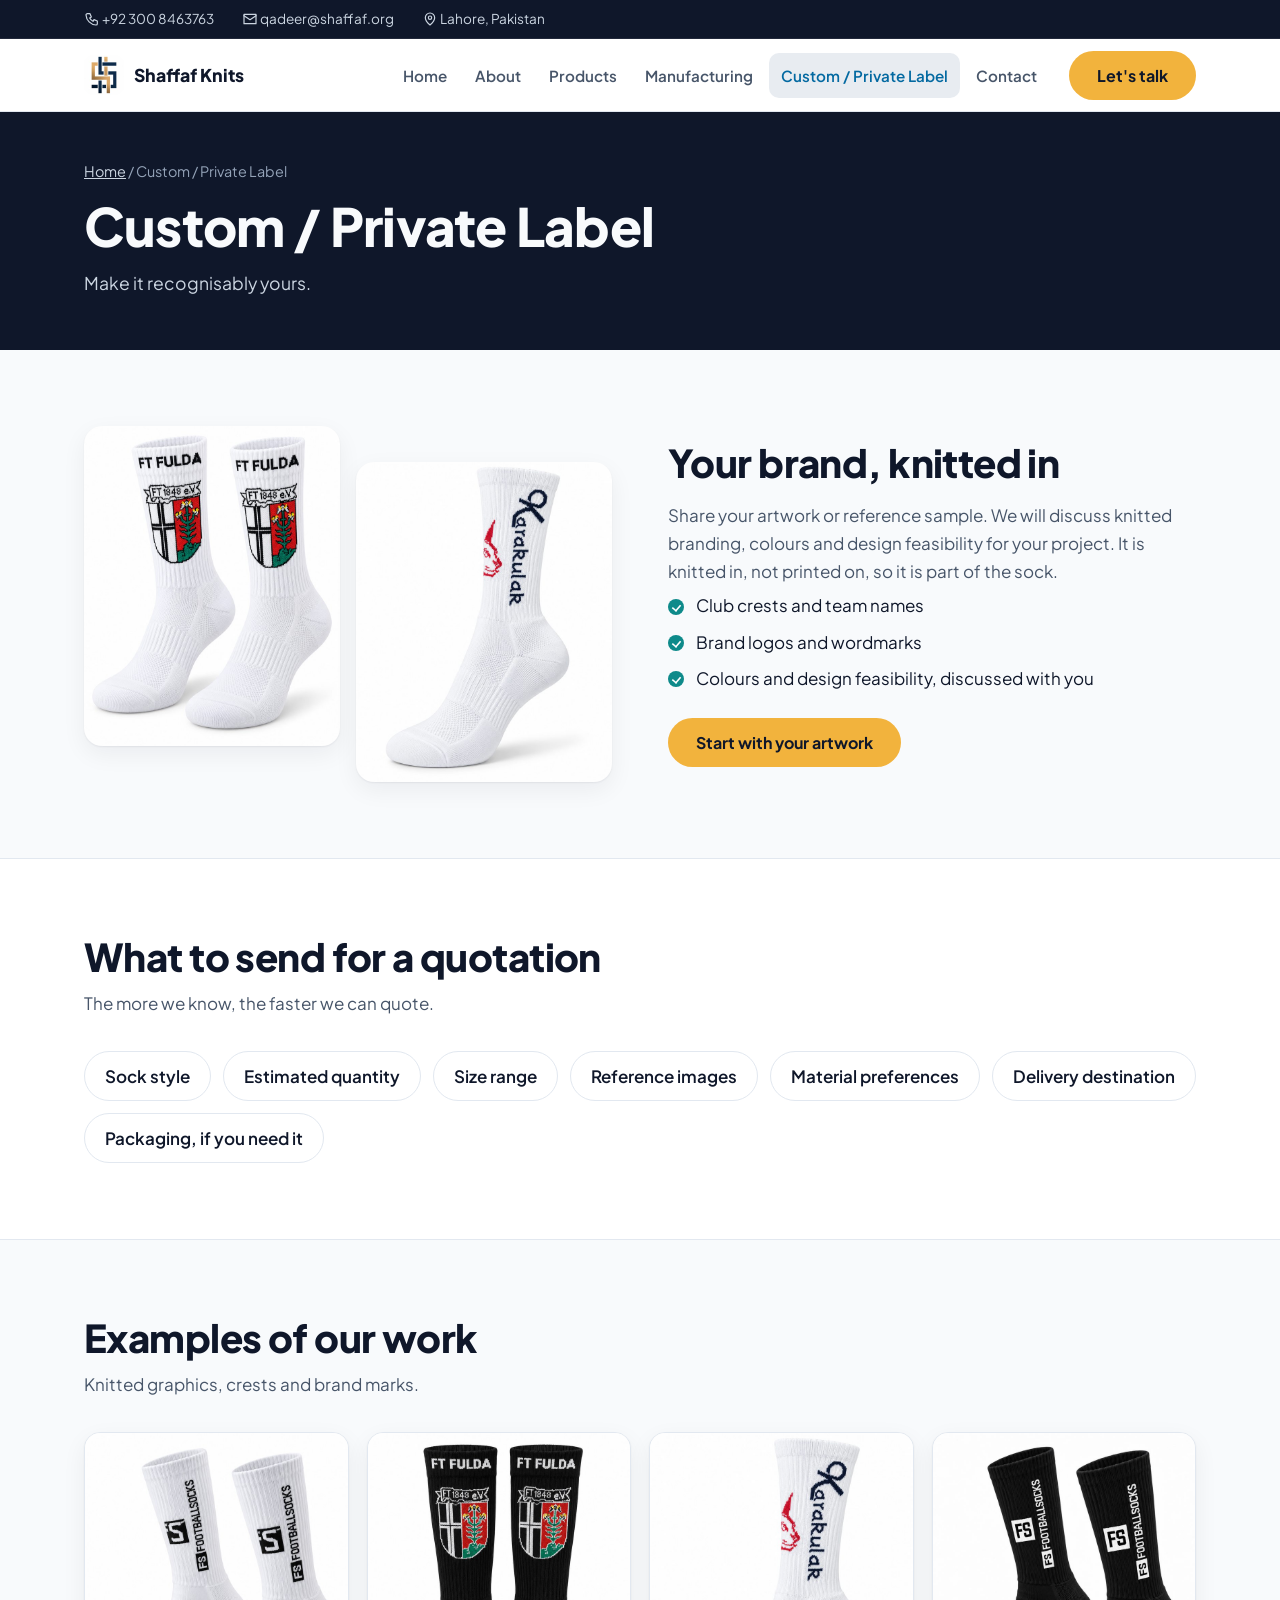
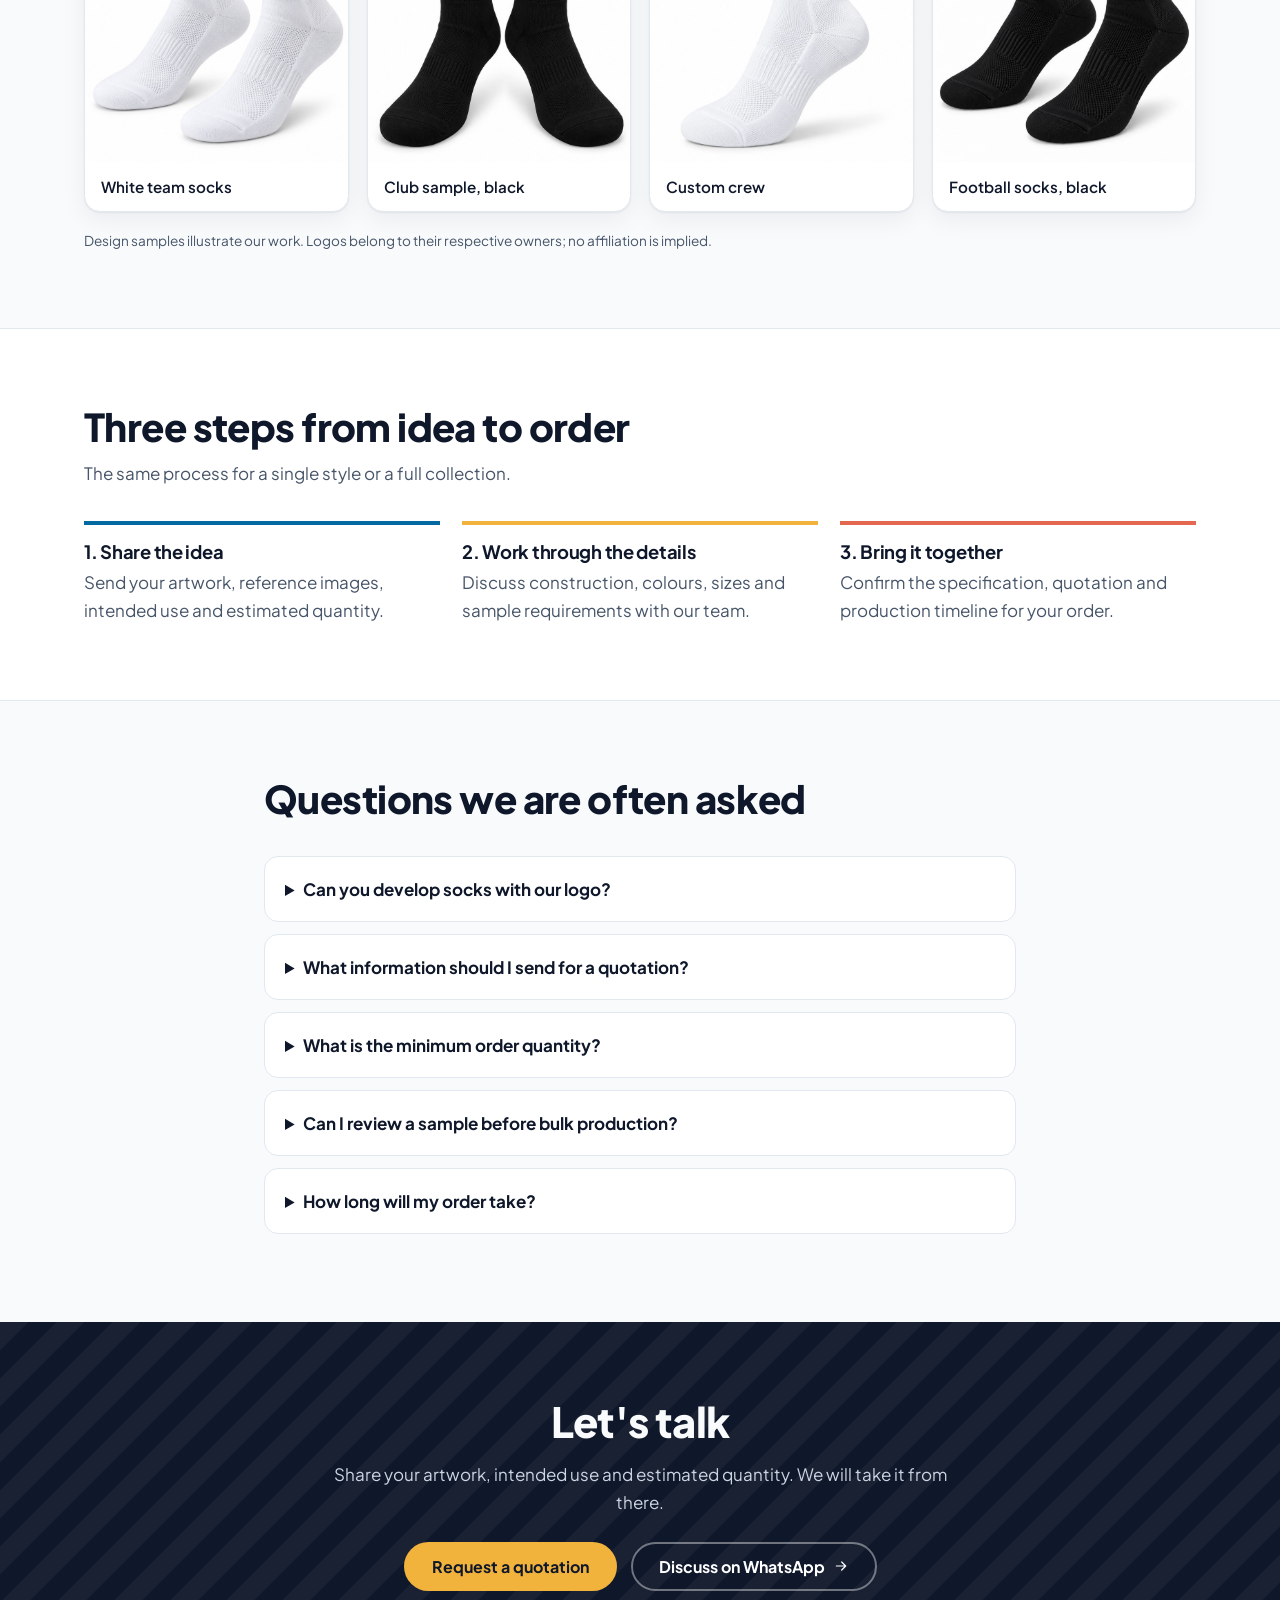
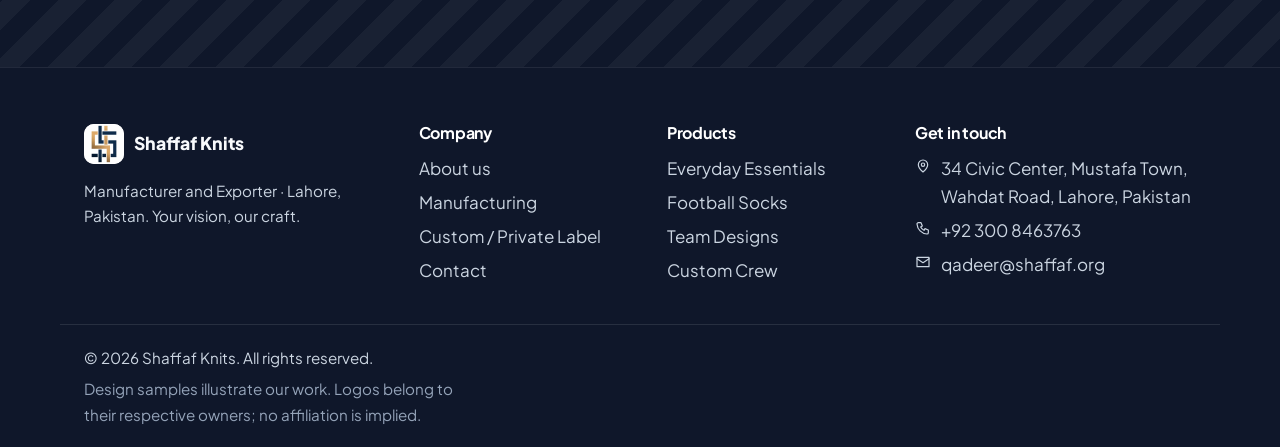
<file: custom.html>
<!DOCTYPE html>
<html lang="en">
<head>
<meta charset="utf-8">
<meta name="viewport" content="width=device-width, initial-scale=1, viewport-fit=cover">
<title>Custom / Private Label – Shaffaf Knits</title>
<meta name="description" content="Knitted logos, club crests and brand designs on socks, developed with you.">
<script>document.documentElement.classList.add("js")</script>
<link rel="preconnect" href="https://fonts.googleapis.com">
<link rel="preconnect" href="https://fonts.gstatic.com" crossorigin>
<link href="https://fonts.googleapis.com/css2?family=Plus+Jakarta+Sans:wght@400;500;600;700;800&display=swap" rel="stylesheet">
<link rel="icon" href="img/logo-mark.jpg">
<link rel="stylesheet" href="styles.css">
<link rel="stylesheet" href="anim.css">
</head><body data-page="custom">
<div class="progress" aria-hidden="true"></div>
<a class="skip" href="#main">Skip to content</a>
<div class="topbar"><div class="w">
<span><svg class="ic sm" viewBox="0 0 24 24" fill="none" stroke="currentColor" stroke-width="1.8" stroke-linecap="round" stroke-linejoin="round" aria-hidden="true"><path d="M5 4h4l2 5-2.5 1.5a11 11 0 0 0 5 5L15 13l5 2v4a2 2 0 0 1-2 2A16 16 0 0 1 3 6a2 2 0 0 1 2-2z"/></svg> <a href="tel:+923008463763">+92 300 8463763</a></span>
<span><svg class="ic sm" viewBox="0 0 24 24" fill="none" stroke="currentColor" stroke-width="1.8" stroke-linecap="round" stroke-linejoin="round" aria-hidden="true"><path d="M3 5h18v14H3z"/><path d="M3 7l9 6 9-6"/></svg> <a href="mailto:qadeer@shaffaf.org">qadeer@shaffaf.org</a></span>
<span class="hide-s"><svg class="ic sm" viewBox="0 0 24 24" fill="none" stroke="currentColor" stroke-width="1.8" stroke-linecap="round" stroke-linejoin="round" aria-hidden="true"><path d="M12 21s7-6 7-11a7 7 0 0 0-14 0c0 5 7 11 7 11z"/><circle cx="12" cy="10" r="2.5"/></svg> Lahore, Pakistan</span>
</div></div>
<header class="bar"><div class="w bar-in">
<a class="logo" href="index.html" aria-label="Shaffaf Knits home"><img class="logo-mark" src="img/logo-mark.jpg" width="40" height="40" alt=""><span>Shaffaf Knits</span></a>
<nav id="nav" aria-label="Main"><a href="index.html">Home</a><a href="about.html">About</a><a href="products.html">Products</a><a href="manufacturing.html">Manufacturing</a><a href="custom.html" aria-current="page">Custom / Private Label</a><a href="contact.html">Contact</a></nav>
<a class="btn gold hide-m" href="contact.html">Let's talk</a>
<button class="menu" id="mb" aria-expanded="false" aria-controls="nav" aria-label="Open menu"><svg class="ic" viewBox="0 0 24 24" fill="none" stroke="currentColor" stroke-width="1.8" stroke-linecap="round" stroke-linejoin="round" aria-hidden="true"><path d="M4 6h16M4 12h16M4 18h16"/></svg></button>
</div></header>
<main id="main"><section class="ph"><div class="w"><p class="crumb"><a href="index.html">Home</a> / Custom / Private Label</p><h1>Custom / Private Label</h1><p class="sub">Make it recognisably yours.</p></div></section>
<section class="sec"><div class="w feature"><div class="fimg"><img src="img/ft-fulda-white.jpg" width="760" height="950" loading="lazy" alt="White socks with a knitted club crest"><img src="img/karakular.jpg" width="760" height="950" loading="lazy" alt="White crew sock with a knitted brand design"></div>
<div><h2>Your brand, knitted in</h2><p class="body">Share your artwork or reference sample. We will discuss knitted branding, colours and design feasibility for your project. It is knitted in, not printed on, so it is part of the sock.</p>
<ul class="ticks"><li>Club crests and team names</li><li>Brand logos and wordmarks</li><li>Colours and design feasibility, discussed with you</li></ul>
<p style="margin-top:26px"><a class="btn gold" href="contact.html">Start with your artwork</a></p></div></div></section>
<section class="sec alt"><div class="w"><div class="sh"><h2>What to send for a quotation</h2><p>The more we know, the faster we can quote.</p></div>
<ul class="pills"><li>Sock style</li><li>Estimated quantity</li><li>Size range</li><li>Reference images</li><li>Material preferences</li><li>Delivery destination</li><li>Packaging, if you need it</li></ul></div></section>
<section class="sec"><div class="w"><div class="sh"><h2>Examples of our work</h2><p>Knitted graphics, crests and brand marks.</p></div>
<div class="gal"><figure><img src="img/fs-white-2.jpg" width="760" height="950" loading="lazy" alt="White team socks with a knitted logo"><figcaption>White team socks</figcaption></figure>
<figure><img src="img/ft-fulda-black.jpg" width="760" height="950" loading="lazy" alt="Black socks with a knitted club crest"><figcaption>Club sample, black</figcaption></figure>
<figure><img src="img/karakular.jpg" width="760" height="950" loading="lazy" alt="White crew sock with a knitted brand design"><figcaption>Custom crew</figcaption></figure>
<figure><img src="img/fs-black.jpg" width="760" height="950" loading="lazy" alt="Black football socks with a knitted logo"><figcaption>Football socks, black</figcaption></figure></div>
<p class="disc">Design samples illustrate our work. Logos belong to their respective owners; no affiliation is implied.</p></div></section>
<section class="sec alt"><div class="w"><div class="sh"><h2>Three steps from idea to order</h2><p>The same process for a single style or a full collection.</p></div>
<ol class="steps three">
<li><h3>Share the idea</h3><p>Send your artwork, reference images, intended use and estimated quantity.</p></li>
<li><h3>Work through the details</h3><p>Discuss construction, colours, sizes and sample requirements with our team.</p></li>
<li><h3>Bring it together</h3><p>Confirm the specification, quotation and production timeline for your order.</p></li></ol></div></section>
<section class="sec"><div class="w narrow"><div class="sh"><h2>Questions we are often asked</h2></div><details><summary>Can you develop socks with our logo?</summary><p>Share your artwork or reference sample. We'll discuss knitted branding, colours and design feasibility for your project.</p></details><details><summary>What information should I send for a quotation?</summary><p>Include the sock style, estimated quantity, size range, reference images, material preferences and delivery destination. Let us know if you need packaging.</p></details><details><summary>What is the minimum order quantity?</summary><p>Contact our team with your design and estimated quantity so we can discuss the applicable order requirements.</p></details><details><summary>Can I review a sample before bulk production?</summary><p>Yes. Our development process includes a sample for approval before bulk production. Discuss sampling arrangements with our team.</p></details><details><summary>How long will my order take?</summary><p>Sampling and production timelines are discussed for each project, based on the specification, quantity and agreed approvals.</p></details></div></section>
<section class="cta"><div class="w"><h2>Let's talk</h2><p>Share your artwork, intended use and estimated quantity. We will take it from there.</p>
<div class="btns"><a class="btn gold" href="contact.html">Request a quotation</a><a class="btn ghost" href="https://wa.me/923008463763?text=Hello%20Shaffaf%20Knits%2C%20I%27d%20like%20to%20discuss%20custom%20socks.">Discuss on WhatsApp <svg class="ic sm" viewBox="0 0 24 24" fill="none" stroke="currentColor" stroke-width="1.8" stroke-linecap="round" stroke-linejoin="round" aria-hidden="true"><path d="M5 12h14M13 6l6 6-6 6"/></svg></a></div></div></section></main>
<footer class="foot"><div class="w foot-grid">
<div><a class="logo light" href="index.html"><img class="logo-mark" src="img/logo-mark.jpg" width="40" height="40" alt=""><span>Shaffaf Knits</span></a>
<p>Manufacturer and Exporter · Lahore, Pakistan. Your vision, our craft.</p></div>
<div><h3>Company</h3><ul><li><a href="about.html">About us</a></li><li><a href="manufacturing.html">Manufacturing</a></li><li><a href="custom.html">Custom / Private Label</a></li><li><a href="contact.html">Contact</a></li></ul></div>
<div><h3>Products</h3><ul><li><a href="products.html#everyday">Everyday Essentials</a></li><li><a href="products.html#football">Football Socks</a></li><li><a href="products.html#team">Team Designs</a></li><li><a href="products.html#custom">Custom Crew</a></li></ul></div>
<div><h3>Get in touch</h3><ul class="ci"><li><svg class="ic sm" viewBox="0 0 24 24" fill="none" stroke="currentColor" stroke-width="1.8" stroke-linecap="round" stroke-linejoin="round" aria-hidden="true"><path d="M12 21s7-6 7-11a7 7 0 0 0-14 0c0 5 7 11 7 11z"/><circle cx="12" cy="10" r="2.5"/></svg> 34 Civic Center, Mustafa Town, Wahdat Road, Lahore, Pakistan</li><li><svg class="ic sm" viewBox="0 0 24 24" fill="none" stroke="currentColor" stroke-width="1.8" stroke-linecap="round" stroke-linejoin="round" aria-hidden="true"><path d="M5 4h4l2 5-2.5 1.5a11 11 0 0 0 5 5L15 13l5 2v4a2 2 0 0 1-2 2A16 16 0 0 1 3 6a2 2 0 0 1 2-2z"/></svg> <a href="tel:+923008463763">+92 300 8463763</a></li><li><svg class="ic sm" viewBox="0 0 24 24" fill="none" stroke="currentColor" stroke-width="1.8" stroke-linecap="round" stroke-linejoin="round" aria-hidden="true"><path d="M3 5h18v14H3z"/><path d="M3 7l9 6 9-6"/></svg> <a href="mailto:qadeer@shaffaf.org">qadeer@shaffaf.org</a></li></ul></div>
</div>
<div class="w legal"><p>© 2026 Shaffaf Knits. All rights reserved.</p><p class="disc">Design samples illustrate our work. Logos belong to their respective owners; no affiliation is implied.</p></div></footer>
<script src="site.js"></script>
<script src="anim.js"></script>
</body>
</html>
</file>
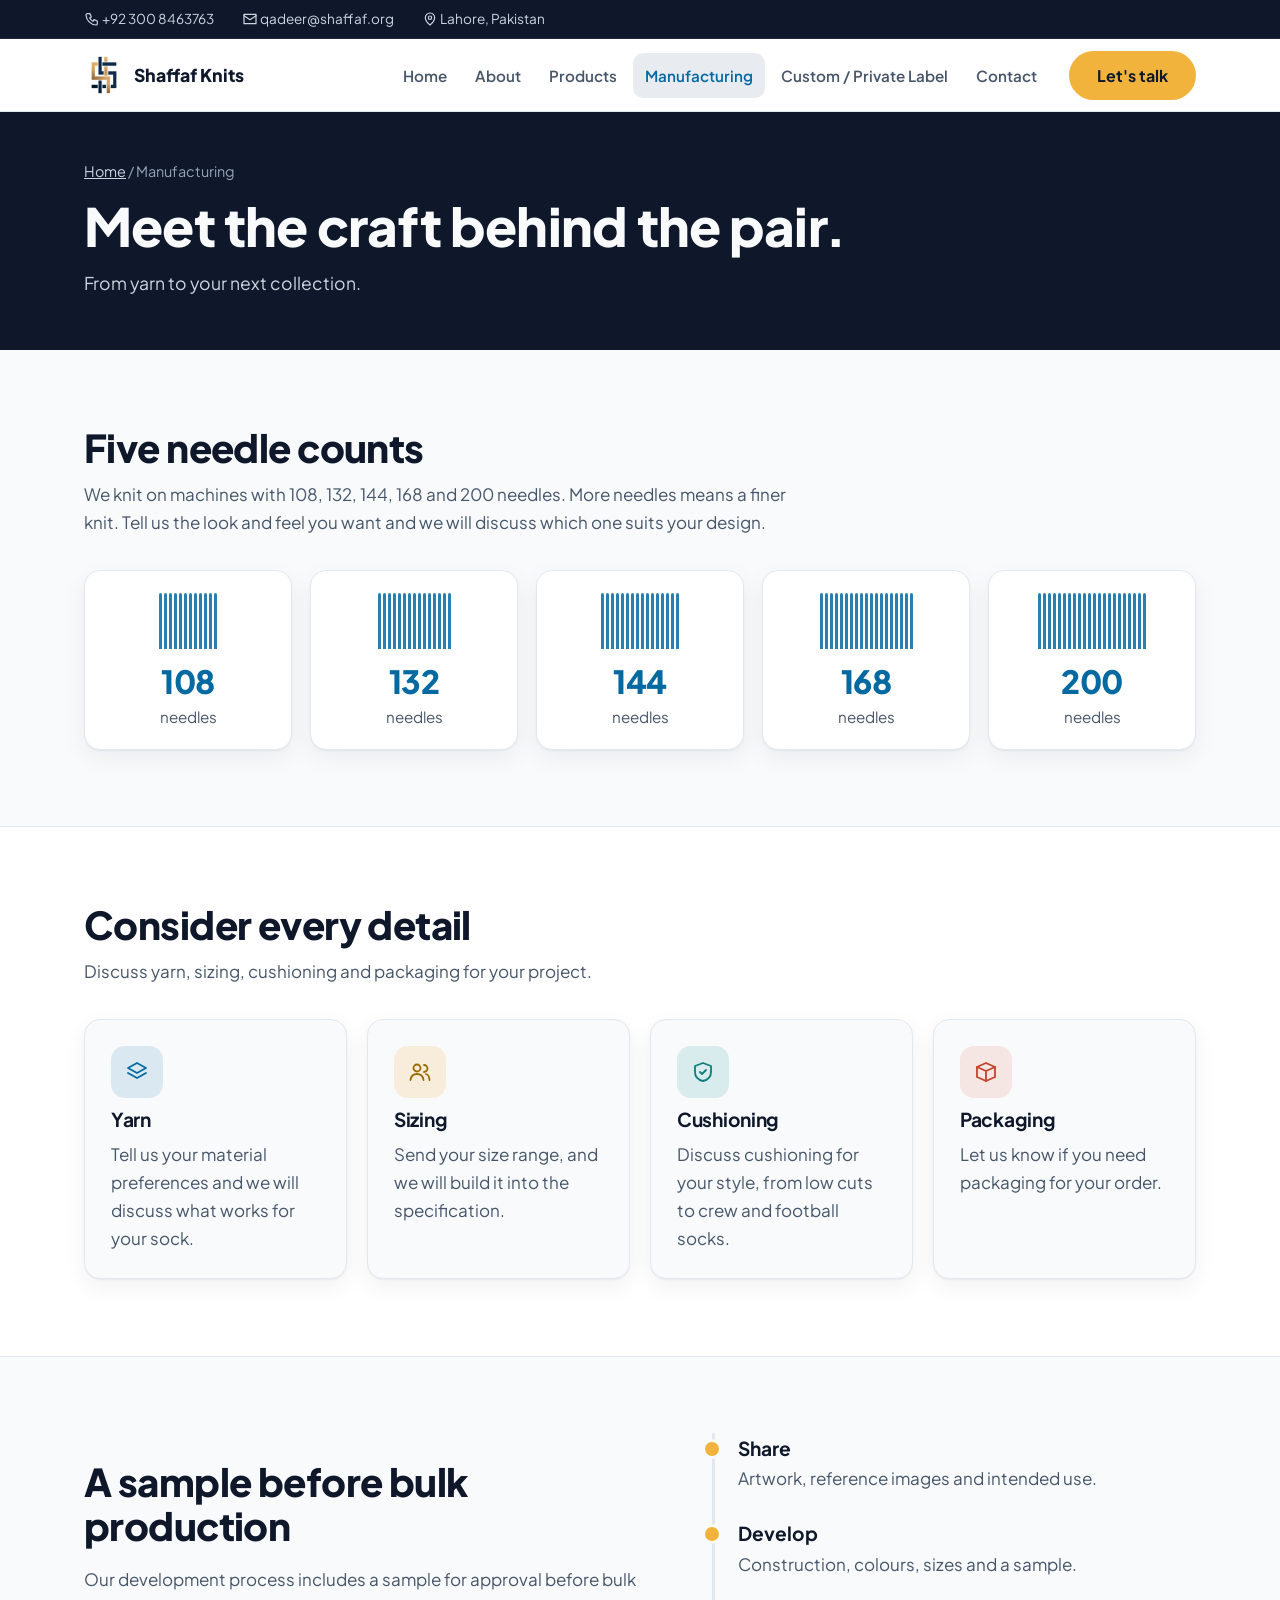
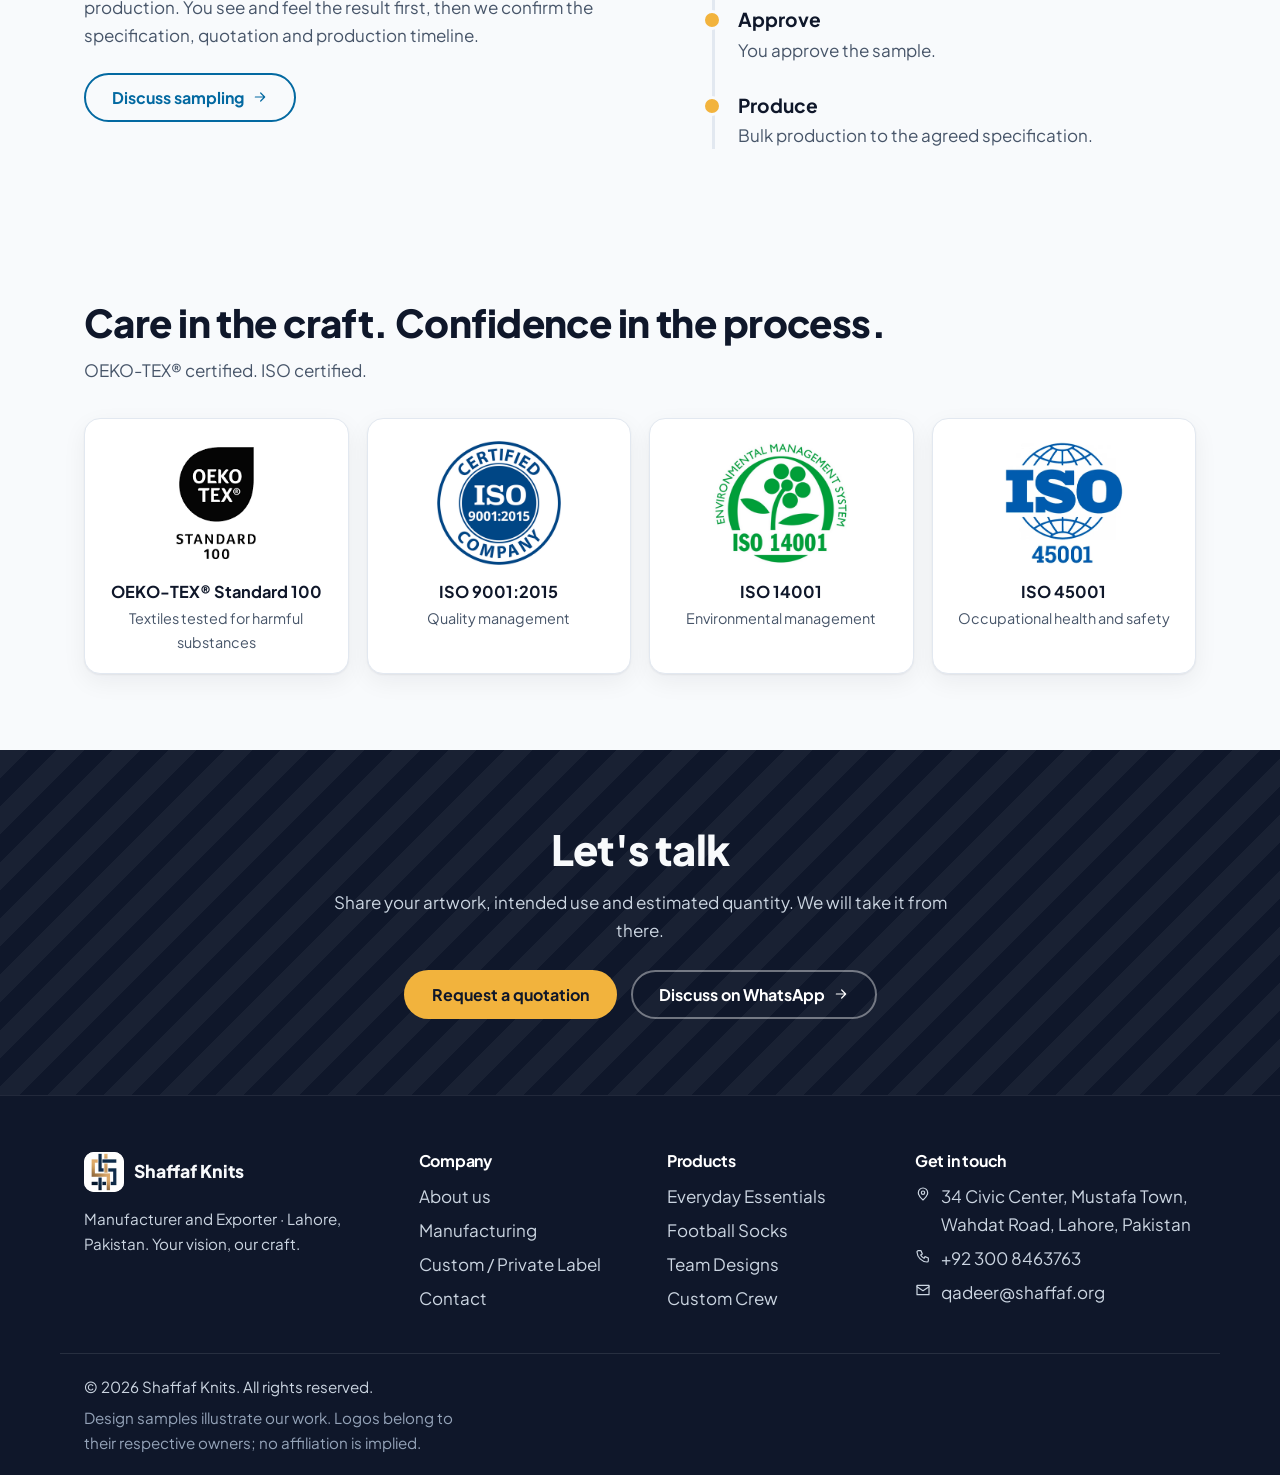
<file: manufacturing.html>
<!DOCTYPE html>
<html lang="en">
<head>
<meta charset="utf-8">
<meta name="viewport" content="width=device-width, initial-scale=1, viewport-fit=cover">
<title>Manufacturing – Shaffaf Knits</title>
<meta name="description" content="Knitting machines with 108, 132, 144, 168 and 200 needles, and a sample for approval before bulk production.">
<script>document.documentElement.classList.add("js")</script>
<link rel="preconnect" href="https://fonts.googleapis.com">
<link rel="preconnect" href="https://fonts.gstatic.com" crossorigin>
<link href="https://fonts.googleapis.com/css2?family=Plus+Jakarta+Sans:wght@400;500;600;700;800&display=swap" rel="stylesheet">
<link rel="icon" href="img/logo-mark.jpg">
<link rel="stylesheet" href="styles.css">
<link rel="stylesheet" href="anim.css">
</head><body data-page="manufacturing">
<div class="progress" aria-hidden="true"></div>
<a class="skip" href="#main">Skip to content</a>
<div class="topbar"><div class="w">
<span><svg class="ic sm" viewBox="0 0 24 24" fill="none" stroke="currentColor" stroke-width="1.8" stroke-linecap="round" stroke-linejoin="round" aria-hidden="true"><path d="M5 4h4l2 5-2.5 1.5a11 11 0 0 0 5 5L15 13l5 2v4a2 2 0 0 1-2 2A16 16 0 0 1 3 6a2 2 0 0 1 2-2z"/></svg> <a href="tel:+923008463763">+92 300 8463763</a></span>
<span><svg class="ic sm" viewBox="0 0 24 24" fill="none" stroke="currentColor" stroke-width="1.8" stroke-linecap="round" stroke-linejoin="round" aria-hidden="true"><path d="M3 5h18v14H3z"/><path d="M3 7l9 6 9-6"/></svg> <a href="mailto:qadeer@shaffaf.org">qadeer@shaffaf.org</a></span>
<span class="hide-s"><svg class="ic sm" viewBox="0 0 24 24" fill="none" stroke="currentColor" stroke-width="1.8" stroke-linecap="round" stroke-linejoin="round" aria-hidden="true"><path d="M12 21s7-6 7-11a7 7 0 0 0-14 0c0 5 7 11 7 11z"/><circle cx="12" cy="10" r="2.5"/></svg> Lahore, Pakistan</span>
</div></div>
<header class="bar"><div class="w bar-in">
<a class="logo" href="index.html" aria-label="Shaffaf Knits home"><img class="logo-mark" src="img/logo-mark.jpg" width="40" height="40" alt=""><span>Shaffaf Knits</span></a>
<nav id="nav" aria-label="Main"><a href="index.html">Home</a><a href="about.html">About</a><a href="products.html">Products</a><a href="manufacturing.html" aria-current="page">Manufacturing</a><a href="custom.html">Custom / Private Label</a><a href="contact.html">Contact</a></nav>
<a class="btn gold hide-m" href="contact.html">Let's talk</a>
<button class="menu" id="mb" aria-expanded="false" aria-controls="nav" aria-label="Open menu"><svg class="ic" viewBox="0 0 24 24" fill="none" stroke="currentColor" stroke-width="1.8" stroke-linecap="round" stroke-linejoin="round" aria-hidden="true"><path d="M4 6h16M4 12h16M4 18h16"/></svg></button>
</div></header>
<main id="main"><section class="ph"><div class="w"><p class="crumb"><a href="index.html">Home</a> / Manufacturing</p><h1>Meet the craft behind the pair.</h1><p class="sub">From yarn to your next collection.</p></div></section>
<section class="sec"><div class="w"><div class="sh"><h2>Five needle counts</h2><p>We knit on machines with 108, 132, 144, 168 and 200 needles. More needles means a finer knit. Tell us the look and feel you want and we will discuss which one suits your design.</p></div>
<div class="needle-grid wide"><article class="tile need"><div class="needle-vis" aria-hidden="true"><i style="--d:0.00s"></i><i style="--d:0.03s"></i><i style="--d:0.06s"></i><i style="--d:0.09s"></i><i style="--d:0.12s"></i><i style="--d:0.15s"></i><i style="--d:0.18s"></i><i style="--d:0.21s"></i><i style="--d:0.24s"></i><i style="--d:0.27s"></i><i style="--d:0.30s"></i><i style="--d:0.33s"></i></div><h3>108</h3><p>needles</p></article><article class="tile need"><div class="needle-vis" aria-hidden="true"><i style="--d:0.00s"></i><i style="--d:0.03s"></i><i style="--d:0.06s"></i><i style="--d:0.09s"></i><i style="--d:0.12s"></i><i style="--d:0.15s"></i><i style="--d:0.18s"></i><i style="--d:0.21s"></i><i style="--d:0.24s"></i><i style="--d:0.27s"></i><i style="--d:0.30s"></i><i style="--d:0.33s"></i><i style="--d:0.36s"></i><i style="--d:0.39s"></i><i style="--d:0.42s"></i></div><h3>132</h3><p>needles</p></article><article class="tile need"><div class="needle-vis" aria-hidden="true"><i style="--d:0.00s"></i><i style="--d:0.03s"></i><i style="--d:0.06s"></i><i style="--d:0.09s"></i><i style="--d:0.12s"></i><i style="--d:0.15s"></i><i style="--d:0.18s"></i><i style="--d:0.21s"></i><i style="--d:0.24s"></i><i style="--d:0.27s"></i><i style="--d:0.30s"></i><i style="--d:0.33s"></i><i style="--d:0.36s"></i><i style="--d:0.39s"></i><i style="--d:0.42s"></i><i style="--d:0.45s"></i></div><h3>144</h3><p>needles</p></article><article class="tile need"><div class="needle-vis" aria-hidden="true"><i style="--d:0.00s"></i><i style="--d:0.03s"></i><i style="--d:0.06s"></i><i style="--d:0.09s"></i><i style="--d:0.12s"></i><i style="--d:0.15s"></i><i style="--d:0.18s"></i><i style="--d:0.21s"></i><i style="--d:0.24s"></i><i style="--d:0.27s"></i><i style="--d:0.30s"></i><i style="--d:0.33s"></i><i style="--d:0.36s"></i><i style="--d:0.39s"></i><i style="--d:0.42s"></i><i style="--d:0.45s"></i><i style="--d:0.48s"></i><i style="--d:0.51s"></i><i style="--d:0.54s"></i></div><h3>168</h3><p>needles</p></article><article class="tile need"><div class="needle-vis" aria-hidden="true"><i style="--d:0.00s"></i><i style="--d:0.03s"></i><i style="--d:0.06s"></i><i style="--d:0.09s"></i><i style="--d:0.12s"></i><i style="--d:0.15s"></i><i style="--d:0.18s"></i><i style="--d:0.21s"></i><i style="--d:0.24s"></i><i style="--d:0.27s"></i><i style="--d:0.30s"></i><i style="--d:0.33s"></i><i style="--d:0.36s"></i><i style="--d:0.39s"></i><i style="--d:0.42s"></i><i style="--d:0.45s"></i><i style="--d:0.48s"></i><i style="--d:0.51s"></i><i style="--d:0.54s"></i><i style="--d:0.57s"></i><i style="--d:0.60s"></i><i style="--d:0.63s"></i></div><h3>200</h3><p>needles</p></article></div></div></section>
<section class="sec alt"><div class="w"><div class="sh"><h2>Consider every detail</h2><p>Discuss yarn, sizing, cushioning and packaging for your project.</p></div><div class="tiles">
<article class="tile"><div class="ico blue"><svg class="ic" viewBox="0 0 24 24" fill="none" stroke="currentColor" stroke-width="1.8" stroke-linecap="round" stroke-linejoin="round" aria-hidden="true"><path d="M12 3l9 5-9 5-9-5z"/><path d="M3 13l9 5 9-5"/></svg></div><h3>Yarn</h3><p>Tell us your material preferences and we will discuss what works for your sock.</p></article>
<article class="tile"><div class="ico gold"><svg class="ic" viewBox="0 0 24 24" fill="none" stroke="currentColor" stroke-width="1.8" stroke-linecap="round" stroke-linejoin="round" aria-hidden="true"><circle cx="9" cy="8" r="3.5"/><path d="M2.5 20c.5-4 3-6 6.5-6s6 2 6.5 6M16 5a3.5 3.5 0 0 1 0 7M18 14c2 .5 3.3 2.500 3.500 6"/></svg></div><h3>Sizing</h3><p>Send your size range, and we will build it into the specification.</p></article>
<article class="tile"><div class="ico teal"><svg class="ic" viewBox="0 0 24 24" fill="none" stroke="currentColor" stroke-width="1.8" stroke-linecap="round" stroke-linejoin="round" aria-hidden="true"><path d="M12 3l8 3v6c0 5-3.5 8-8 9-4.5-1-8-4-8-9V6z"/><path d="M9 12l2 2 4-4"/></svg></div><h3>Cushioning</h3><p>Discuss cushioning for your style, from low cuts to crew and football socks.</p></article>
<article class="tile"><div class="ico coral"><svg class="ic" viewBox="0 0 24 24" fill="none" stroke="currentColor" stroke-width="1.8" stroke-linecap="round" stroke-linejoin="round" aria-hidden="true"><path d="M3 7l9-4 9 4v10l-9 4-9-4z"/><path d="M3 7l9 4 9-4M12 11v10"/></svg></div><h3>Packaging</h3><p>Let us know if you need packaging for your order.</p></article></div></div></section>
<section class="sec"><div class="w split"><div><h2>A sample before bulk production</h2><p class="body">Our development process includes a sample for approval before bulk production. You see and feel the result first, then we confirm the specification, quotation and production timeline.</p>
<p style="margin-top:24px"><a class="btn line" href="contact.html">Discuss sampling <svg class="ic sm" viewBox="0 0 24 24" fill="none" stroke="currentColor" stroke-width="1.8" stroke-linecap="round" stroke-linejoin="round" aria-hidden="true"><path d="M5 12h14M13 6l6 6-6 6"/></svg></a></p></div>
<ol class="tl"><li><b>Share</b><p>Artwork, reference images and intended use.</p></li><li><b>Develop</b><p>Construction, colours, sizes and a sample.</p></li><li><b>Approve</b><p>You approve the sample.</p></li><li><b>Produce</b><p>Bulk production to the agreed specification.</p></li></ol></div></section>
<section class="sec"><div class="w"><div class="sh"><h2>Care in the craft. Confidence in the process.</h2><p>OEKO-TEX® certified. ISO certified.</p></div><div class="certs"><figure class="cert"><div class="cimg"><img src="img/cert-oekotex.png" loading="lazy" alt="OEKO-TEX Standard 100 logo"></div><figcaption><b>OEKO-TEX® Standard 100</b><span>Textiles tested for harmful substances</span></figcaption></figure><figure class="cert"><div class="cimg"><img src="img/cert-iso9001.png" loading="lazy" alt="ISO 9001:2015 certified company logo"></div><figcaption><b>ISO 9001:2015</b><span>Quality management</span></figcaption></figure><figure class="cert"><div class="cimg"><img src="img/cert-iso14001.png" loading="lazy" alt="ISO 14001 environmental management system logo"></div><figcaption><b>ISO 14001</b><span>Environmental management</span></figcaption></figure><figure class="cert"><div class="cimg"><img src="img/cert-iso45001.png" loading="lazy" alt="ISO 45001 logo"></div><figcaption><b>ISO 45001</b><span>Occupational health and safety</span></figcaption></figure></div></div></section>
<section class="cta"><div class="w"><h2>Let's talk</h2><p>Share your artwork, intended use and estimated quantity. We will take it from there.</p>
<div class="btns"><a class="btn gold" href="contact.html">Request a quotation</a><a class="btn ghost" href="https://wa.me/923008463763?text=Hello%20Shaffaf%20Knits%2C%20I%27d%20like%20to%20discuss%20custom%20socks.">Discuss on WhatsApp <svg class="ic sm" viewBox="0 0 24 24" fill="none" stroke="currentColor" stroke-width="1.8" stroke-linecap="round" stroke-linejoin="round" aria-hidden="true"><path d="M5 12h14M13 6l6 6-6 6"/></svg></a></div></div></section></main>
<footer class="foot"><div class="w foot-grid">
<div><a class="logo light" href="index.html"><img class="logo-mark" src="img/logo-mark.jpg" width="40" height="40" alt=""><span>Shaffaf Knits</span></a>
<p>Manufacturer and Exporter · Lahore, Pakistan. Your vision, our craft.</p></div>
<div><h3>Company</h3><ul><li><a href="about.html">About us</a></li><li><a href="manufacturing.html">Manufacturing</a></li><li><a href="custom.html">Custom / Private Label</a></li><li><a href="contact.html">Contact</a></li></ul></div>
<div><h3>Products</h3><ul><li><a href="products.html#everyday">Everyday Essentials</a></li><li><a href="products.html#football">Football Socks</a></li><li><a href="products.html#team">Team Designs</a></li><li><a href="products.html#custom">Custom Crew</a></li></ul></div>
<div><h3>Get in touch</h3><ul class="ci"><li><svg class="ic sm" viewBox="0 0 24 24" fill="none" stroke="currentColor" stroke-width="1.8" stroke-linecap="round" stroke-linejoin="round" aria-hidden="true"><path d="M12 21s7-6 7-11a7 7 0 0 0-14 0c0 5 7 11 7 11z"/><circle cx="12" cy="10" r="2.5"/></svg> 34 Civic Center, Mustafa Town, Wahdat Road, Lahore, Pakistan</li><li><svg class="ic sm" viewBox="0 0 24 24" fill="none" stroke="currentColor" stroke-width="1.8" stroke-linecap="round" stroke-linejoin="round" aria-hidden="true"><path d="M5 4h4l2 5-2.5 1.5a11 11 0 0 0 5 5L15 13l5 2v4a2 2 0 0 1-2 2A16 16 0 0 1 3 6a2 2 0 0 1 2-2z"/></svg> <a href="tel:+923008463763">+92 300 8463763</a></li><li><svg class="ic sm" viewBox="0 0 24 24" fill="none" stroke="currentColor" stroke-width="1.8" stroke-linecap="round" stroke-linejoin="round" aria-hidden="true"><path d="M3 5h18v14H3z"/><path d="M3 7l9 6 9-6"/></svg> <a href="mailto:qadeer@shaffaf.org">qadeer@shaffaf.org</a></li></ul></div>
</div>
<div class="w legal"><p>© 2026 Shaffaf Knits. All rights reserved.</p><p class="disc">Design samples illustrate our work. Logos belong to their respective owners; no affiliation is implied.</p></div></footer>
<script src="site.js"></script>
<script src="anim.js"></script>
</body>
</html>
</file>
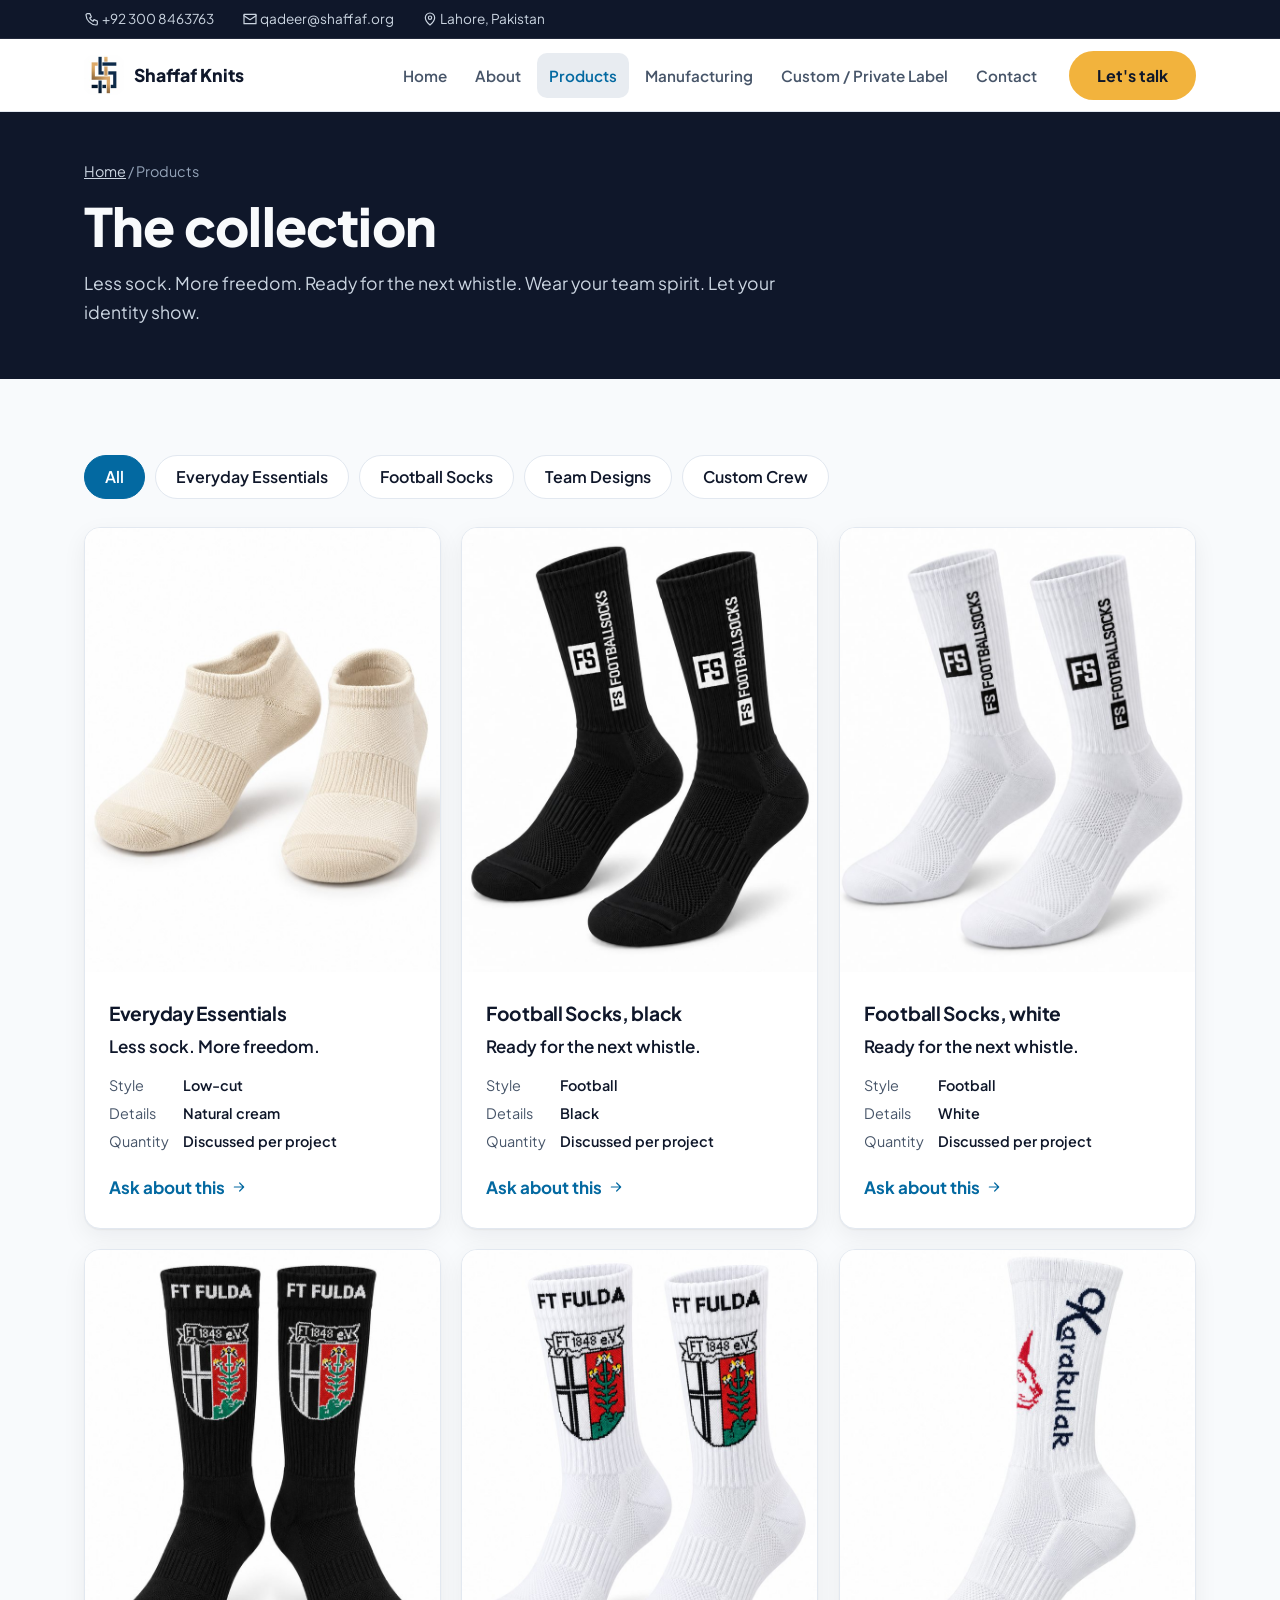
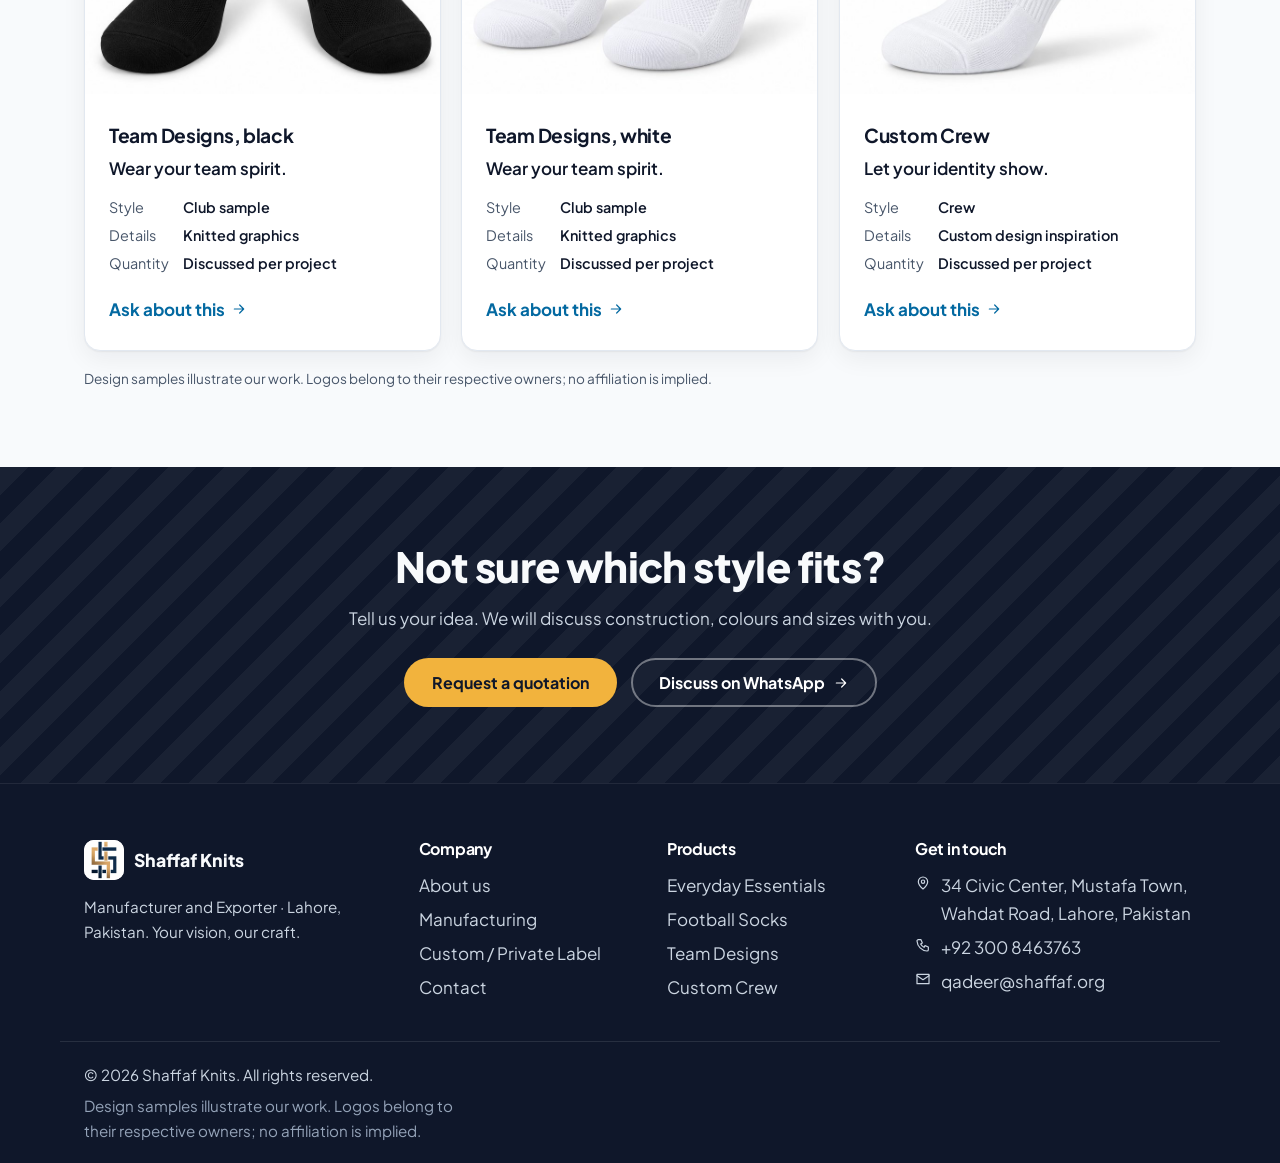
<file: products.html>
<!DOCTYPE html>
<html lang="en">
<head>
<meta charset="utf-8">
<meta name="viewport" content="width=device-width, initial-scale=1, viewport-fit=cover">
<title>Products – Shaffaf Knits</title>
<meta name="description" content="Everyday Essentials, Football Socks, Team Designs and Custom Crew.">
<script>document.documentElement.classList.add("js")</script>
<link rel="preconnect" href="https://fonts.googleapis.com">
<link rel="preconnect" href="https://fonts.gstatic.com" crossorigin>
<link href="https://fonts.googleapis.com/css2?family=Plus+Jakarta+Sans:wght@400;500;600;700;800&display=swap" rel="stylesheet">
<link rel="icon" href="img/logo-mark.jpg">
<link rel="stylesheet" href="styles.css">
<link rel="stylesheet" href="anim.css">
</head><body data-page="products">
<div class="progress" aria-hidden="true"></div>
<a class="skip" href="#main">Skip to content</a>
<div class="topbar"><div class="w">
<span><svg class="ic sm" viewBox="0 0 24 24" fill="none" stroke="currentColor" stroke-width="1.8" stroke-linecap="round" stroke-linejoin="round" aria-hidden="true"><path d="M5 4h4l2 5-2.5 1.5a11 11 0 0 0 5 5L15 13l5 2v4a2 2 0 0 1-2 2A16 16 0 0 1 3 6a2 2 0 0 1 2-2z"/></svg> <a href="tel:+923008463763">+92 300 8463763</a></span>
<span><svg class="ic sm" viewBox="0 0 24 24" fill="none" stroke="currentColor" stroke-width="1.8" stroke-linecap="round" stroke-linejoin="round" aria-hidden="true"><path d="M3 5h18v14H3z"/><path d="M3 7l9 6 9-6"/></svg> <a href="mailto:qadeer@shaffaf.org">qadeer@shaffaf.org</a></span>
<span class="hide-s"><svg class="ic sm" viewBox="0 0 24 24" fill="none" stroke="currentColor" stroke-width="1.8" stroke-linecap="round" stroke-linejoin="round" aria-hidden="true"><path d="M12 21s7-6 7-11a7 7 0 0 0-14 0c0 5 7 11 7 11z"/><circle cx="12" cy="10" r="2.5"/></svg> Lahore, Pakistan</span>
</div></div>
<header class="bar"><div class="w bar-in">
<a class="logo" href="index.html" aria-label="Shaffaf Knits home"><img class="logo-mark" src="img/logo-mark.jpg" width="40" height="40" alt=""><span>Shaffaf Knits</span></a>
<nav id="nav" aria-label="Main"><a href="index.html">Home</a><a href="about.html">About</a><a href="products.html" aria-current="page">Products</a><a href="manufacturing.html">Manufacturing</a><a href="custom.html">Custom / Private Label</a><a href="contact.html">Contact</a></nav>
<a class="btn gold hide-m" href="contact.html">Let's talk</a>
<button class="menu" id="mb" aria-expanded="false" aria-controls="nav" aria-label="Open menu"><svg class="ic" viewBox="0 0 24 24" fill="none" stroke="currentColor" stroke-width="1.8" stroke-linecap="round" stroke-linejoin="round" aria-hidden="true"><path d="M4 6h16M4 12h16M4 18h16"/></svg></button>
</div></header>
<main id="main"><section class="ph"><div class="w"><p class="crumb"><a href="index.html">Home</a> / Products</p><h1>The collection</h1><p class="sub">Less sock. More freedom. Ready for the next whistle. Wear your team spirit. Let your identity show.</p></div></section>
<section class="sec"><div class="w"><div class="chips" role="group" aria-label="Filter products"><button type="button" class="chip on" data-f="all" aria-pressed="true">All</button><button type="button" class="chip" data-f="everyday" aria-pressed="false">Everyday Essentials</button><button type="button" class="chip" data-f="football" aria-pressed="false">Football Socks</button><button type="button" class="chip" data-f="team" aria-pressed="false">Team Designs</button><button type="button" class="chip" data-f="custom" aria-pressed="false">Custom Crew</button></div>
<div class="tiles three" id="pg"><article class="tile prod" data-cat="everyday"><div class="pv"><img src="img/beige-ankle.jpg" width="760" height="950" loading="lazy" alt="Natural cream low-cut socks"></div><div class="in"><h3>Everyday Essentials</h3><p class="tagline">Less sock. More freedom.</p><dl class="spec"><dt>Style</dt><dd>Low-cut</dd><dt>Details</dt><dd>Natural cream</dd><dt>Quantity</dt><dd>Discussed per project</dd></dl><a class="more" href="contact.html">Ask about this <svg class="ic sm" viewBox="0 0 24 24" fill="none" stroke="currentColor" stroke-width="1.8" stroke-linecap="round" stroke-linejoin="round" aria-hidden="true"><path d="M5 12h14M13 6l6 6-6 6"/></svg></a></div></article><article class="tile prod" data-cat="football"><div class="pv"><img src="img/fs-black.jpg" width="760" height="950" loading="lazy" alt="Black football socks with a knitted logo"></div><div class="in"><h3>Football Socks, black</h3><p class="tagline">Ready for the next whistle.</p><dl class="spec"><dt>Style</dt><dd>Football</dd><dt>Details</dt><dd>Black</dd><dt>Quantity</dt><dd>Discussed per project</dd></dl><a class="more" href="contact.html">Ask about this <svg class="ic sm" viewBox="0 0 24 24" fill="none" stroke="currentColor" stroke-width="1.8" stroke-linecap="round" stroke-linejoin="round" aria-hidden="true"><path d="M5 12h14M13 6l6 6-6 6"/></svg></a></div></article><article class="tile prod" data-cat="football"><div class="pv"><img src="img/fs-white.jpg" width="760" height="950" loading="lazy" alt="White football socks with a knitted logo"></div><div class="in"><h3>Football Socks, white</h3><p class="tagline">Ready for the next whistle.</p><dl class="spec"><dt>Style</dt><dd>Football</dd><dt>Details</dt><dd>White</dd><dt>Quantity</dt><dd>Discussed per project</dd></dl><a class="more" href="contact.html">Ask about this <svg class="ic sm" viewBox="0 0 24 24" fill="none" stroke="currentColor" stroke-width="1.8" stroke-linecap="round" stroke-linejoin="round" aria-hidden="true"><path d="M5 12h14M13 6l6 6-6 6"/></svg></a></div></article><article class="tile prod" data-cat="team"><div class="pv"><img src="img/ft-fulda-black.jpg" width="760" height="950" loading="lazy" alt="Black socks with a knitted club crest and name"></div><div class="in"><h3>Team Designs, black</h3><p class="tagline">Wear your team spirit.</p><dl class="spec"><dt>Style</dt><dd>Club sample</dd><dt>Details</dt><dd>Knitted graphics</dd><dt>Quantity</dt><dd>Discussed per project</dd></dl><a class="more" href="contact.html">Ask about this <svg class="ic sm" viewBox="0 0 24 24" fill="none" stroke="currentColor" stroke-width="1.8" stroke-linecap="round" stroke-linejoin="round" aria-hidden="true"><path d="M5 12h14M13 6l6 6-6 6"/></svg></a></div></article><article class="tile prod" data-cat="team"><div class="pv"><img src="img/ft-fulda-white.jpg" width="760" height="950" loading="lazy" alt="White socks with a knitted club crest and name"></div><div class="in"><h3>Team Designs, white</h3><p class="tagline">Wear your team spirit.</p><dl class="spec"><dt>Style</dt><dd>Club sample</dd><dt>Details</dt><dd>Knitted graphics</dd><dt>Quantity</dt><dd>Discussed per project</dd></dl><a class="more" href="contact.html">Ask about this <svg class="ic sm" viewBox="0 0 24 24" fill="none" stroke="currentColor" stroke-width="1.8" stroke-linecap="round" stroke-linejoin="round" aria-hidden="true"><path d="M5 12h14M13 6l6 6-6 6"/></svg></a></div></article><article class="tile prod" data-cat="custom"><div class="pv"><img src="img/karakular.jpg" width="760" height="950" loading="lazy" alt="White crew sock with a custom brand design"></div><div class="in"><h3>Custom Crew</h3><p class="tagline">Let your identity show.</p><dl class="spec"><dt>Style</dt><dd>Crew</dd><dt>Details</dt><dd>Custom design inspiration</dd><dt>Quantity</dt><dd>Discussed per project</dd></dl><a class="more" href="contact.html">Ask about this <svg class="ic sm" viewBox="0 0 24 24" fill="none" stroke="currentColor" stroke-width="1.8" stroke-linecap="round" stroke-linejoin="round" aria-hidden="true"><path d="M5 12h14M13 6l6 6-6 6"/></svg></a></div></article></div>
<p class="note" id="none" hidden>No products in this group yet. Contact us and we will discuss it.</p>
<p class="disc">Design samples illustrate our work. Logos belong to their respective owners; no affiliation is implied.</p></div></section>
<section class="cta"><div class="w"><h2>Not sure which style fits?</h2><p>Tell us your idea. We will discuss construction, colours and sizes with you.</p>
<div class="btns"><a class="btn gold" href="contact.html">Request a quotation</a><a class="btn ghost" href="https://wa.me/923008463763?text=Hello%20Shaffaf%20Knits%2C%20I%27d%20like%20to%20discuss%20custom%20socks.">Discuss on WhatsApp <svg class="ic sm" viewBox="0 0 24 24" fill="none" stroke="currentColor" stroke-width="1.8" stroke-linecap="round" stroke-linejoin="round" aria-hidden="true"><path d="M5 12h14M13 6l6 6-6 6"/></svg></a></div></div></section></main>
<footer class="foot"><div class="w foot-grid">
<div><a class="logo light" href="index.html"><img class="logo-mark" src="img/logo-mark.jpg" width="40" height="40" alt=""><span>Shaffaf Knits</span></a>
<p>Manufacturer and Exporter · Lahore, Pakistan. Your vision, our craft.</p></div>
<div><h3>Company</h3><ul><li><a href="about.html">About us</a></li><li><a href="manufacturing.html">Manufacturing</a></li><li><a href="custom.html">Custom / Private Label</a></li><li><a href="contact.html">Contact</a></li></ul></div>
<div><h3>Products</h3><ul><li><a href="products.html#everyday">Everyday Essentials</a></li><li><a href="products.html#football">Football Socks</a></li><li><a href="products.html#team">Team Designs</a></li><li><a href="products.html#custom">Custom Crew</a></li></ul></div>
<div><h3>Get in touch</h3><ul class="ci"><li><svg class="ic sm" viewBox="0 0 24 24" fill="none" stroke="currentColor" stroke-width="1.8" stroke-linecap="round" stroke-linejoin="round" aria-hidden="true"><path d="M12 21s7-6 7-11a7 7 0 0 0-14 0c0 5 7 11 7 11z"/><circle cx="12" cy="10" r="2.5"/></svg> 34 Civic Center, Mustafa Town, Wahdat Road, Lahore, Pakistan</li><li><svg class="ic sm" viewBox="0 0 24 24" fill="none" stroke="currentColor" stroke-width="1.8" stroke-linecap="round" stroke-linejoin="round" aria-hidden="true"><path d="M5 4h4l2 5-2.5 1.5a11 11 0 0 0 5 5L15 13l5 2v4a2 2 0 0 1-2 2A16 16 0 0 1 3 6a2 2 0 0 1 2-2z"/></svg> <a href="tel:+923008463763">+92 300 8463763</a></li><li><svg class="ic sm" viewBox="0 0 24 24" fill="none" stroke="currentColor" stroke-width="1.8" stroke-linecap="round" stroke-linejoin="round" aria-hidden="true"><path d="M3 5h18v14H3z"/><path d="M3 7l9 6 9-6"/></svg> <a href="mailto:qadeer@shaffaf.org">qadeer@shaffaf.org</a></li></ul></div>
</div>
<div class="w legal"><p>© 2026 Shaffaf Knits. All rights reserved.</p><p class="disc">Design samples illustrate our work. Logos belong to their respective owners; no affiliation is implied.</p></div></footer>
<script src="site.js"></script>
<script src="anim.js"></script>
</body>
</html>
</file>
<file: styles.css>
:root{--bg:#F8FAFC;--surface:#FFFFFF;--ink:#0F172A;--muted:#475569;--line:#E2E8F0;--navy:#0F172A;--navy2:#1E293B;--accent:#0369A1;--gold:#F2B33D;--coral:#E4684F;--teal:#0E8A8A;--on-navy:#F8FAFC;--soft:#E8ECF1;color-scheme:light;
 --r:16px;--sh:0 1px 2px rgba(15,23,42,.06),0 8px 24px rgba(15,23,42,.06)}
@media (prefers-color-scheme:dark){:root:not([data-theme="light"]){--bg:#0B1220;--surface:#131C2E;--ink:#EEF2F9;--muted:#A9B4C8;--line:#243049;--navy:#070C17;--navy2:#0F1A2E;--accent:#5BB4E8;--soft:#1A2540;color-scheme:dark;--sh:0 1px 2px rgba(0,0,0,.4)}}
:root[data-theme="dark"]{--bg:#0B1220;--surface:#131C2E;--ink:#EEF2F9;--muted:#A9B4C8;--line:#243049;--navy:#070C17;--navy2:#0F1A2E;--accent:#5BB4E8;--soft:#1A2540;color-scheme:dark;--sh:0 1px 2px rgba(0,0,0,.4)}
*{box-sizing:border-box}
html{scroll-behavior:smooth}
body{margin:0;background:var(--bg);color:var(--ink);font:17px/1.65 "Plus Jakarta Sans",system-ui,-apple-system,"Segoe UI",sans-serif;padding-bottom:env(safe-area-inset-bottom,0px)}
h1,h2,h3{line-height:1.15;margin:0;letter-spacing:-.015em}
p{margin:0}
a{color:var(--accent)}
:focus-visible{outline:3px solid var(--gold);outline-offset:3px;border-radius:6px}
.w{max-width:1160px;margin:0 auto;padding:0 24px}
.skip{position:absolute;left:-999px;top:8px;background:var(--gold);color:#0F172A;padding:10px 16px;border-radius:8px;z-index:50;font-weight:700}
.skip:focus{left:8px}
.ic{width:24px;height:24px;flex:none}.ic.sm{width:16px;height:16px;vertical-align:-3px}
/* top bar + header */
.topbar{background:var(--navy);color:#CBD5E1;font-size:.85rem;border-bottom:1px solid #ffffff14}
.topbar .w{display:flex;gap:28px;flex-wrap:wrap;padding-block:8px}
.topbar a{color:inherit;text-decoration:none}.topbar a:hover{text-decoration:underline}
.bar{position:sticky;top:0;z-index:20;background:var(--surface);border-bottom:1px solid var(--line)}
.bar-in{display:flex;align-items:center;gap:20px;min-height:72px}
.logo{display:flex;align-items:center;gap:10px;font-weight:800;font-size:1.1rem;color:var(--ink);text-decoration:none;margin-right:auto}
.logo.light{color:var(--on-navy)}
.logo-sock{width:34px;height:38px}
.bar nav{display:flex;gap:4px}
.bar nav a{color:var(--muted);text-decoration:none;font-weight:600;font-size:.95rem;padding:10px 12px;border-radius:10px;min-height:44px;display:inline-flex;align-items:center}
.bar nav a:hover{background:var(--soft);color:var(--ink)}
.bar nav a[aria-current="page"]{color:var(--accent);background:var(--soft)}
.menu{display:none;background:none;border:1px solid var(--line);color:var(--ink);border-radius:10px;width:46px;height:46px;align-items:center;justify-content:center;cursor:pointer}
/* buttons */
.btn{display:inline-flex;align-items:center;gap:8px;justify-content:center;min-height:48px;padding:12px 26px;border-radius:999px;font:700 1rem "Plus Jakarta Sans",sans-serif;text-decoration:none;border:2px solid transparent;cursor:pointer;transition:transform .15s,filter .15s}
.btn:hover{filter:brightness(1.06);transform:translateY(-1px)}
.btn.gold{background:var(--gold);color:#0F172A}
.btn.ghost{border-color:#ffffff66;color:#fff;background:transparent}
.btn.line{border-color:var(--accent);color:var(--accent);background:transparent}
.btn.wa{background:#128C7E;color:#fff}
.btns{display:flex;gap:14px;flex-wrap:wrap}
/* hero */
.hero{background:var(--navy);color:var(--on-navy);overflow:hidden}
.hero-grid{display:grid;grid-template-columns:1.1fr .9fr;gap:32px;align-items:center;padding-block:72px 80px}
.kicker{color:var(--gold);font-weight:700;margin-bottom:14px}
.hero h1{font-size:clamp(2.4rem,5.4vw,4.2rem);font-weight:800;max-width:15ch}
.lead{font-size:1.15rem;color:#CBD5E1;max-width:52ch;margin:20px 0 30px}
.hero-art{position:relative;min-height:380px}
.blob{position:absolute;inset:6% 4%;border-radius:42% 58% 55% 45%/50% 45% 55% 50%;background:radial-gradient(circle at 30% 30%,#1E3A5F,#0F2038)}
.hs{position:absolute;filter:drop-shadow(0 14px 18px rgba(0,0,0,.35))}
.hs1{width:46%;left:2%;top:14%}.hs2{width:42%;right:2%;top:2%}.hs3{width:44%;left:30%;bottom:0}
/* proof */
.proof{background:var(--surface);border-bottom:1px solid var(--line)}
.stats{display:grid;grid-template-columns:repeat(4,1fr);gap:20px;padding-block:30px}
.stats b{display:block;font-size:2.1rem;font-weight:800;color:var(--accent);line-height:1.1}
.stats span{color:var(--muted);font-size:.95rem}
/* sections */
.sec{padding:76px 0}.sec.alt{background:var(--surface);border-block:1px solid var(--line)}
.sh{margin-bottom:34px}.sh h2,.split h2{font-size:clamp(1.7rem,3.6vw,2.4rem);font-weight:800}
.sh p{color:var(--muted);margin-top:10px;max-width:60ch}
.sh.row{display:flex;justify-content:space-between;align-items:flex-end;gap:16px;flex-wrap:wrap}
.tiles{display:grid;grid-template-columns:repeat(auto-fit,minmax(240px,1fr));gap:20px}
.tiles.two{grid-template-columns:repeat(auto-fit,minmax(340px,1fr))}
.tiles.three{grid-template-columns:repeat(auto-fit,minmax(280px,1fr))}
.tile{background:var(--surface);border:1px solid var(--line);border-radius:var(--r);padding:26px;display:flex;flex-direction:column;gap:10px;box-shadow:var(--sh);transition:transform .2s,border-color .2s}
.alt .tile{background:var(--bg)}
.tile:hover{transform:translateY(-3px);border-color:var(--accent)}
.tile h3{font-size:1.2rem;font-weight:700}.tile p{color:var(--muted)}
.tile.big h3{font-size:1.35rem}
.ico{width:52px;height:52px;border-radius:14px;display:grid;place-items:center}
.ico.blue{background:#0369A11f;color:var(--accent)}.ico.gold{background:#F2B33D2e;color:#9A6A00}.ico.coral{background:#E4684F24;color:#C2432B}.ico.teal{background:#0E8A8A22;color:#0E7C7C}
@media (prefers-color-scheme:dark){:root:not([data-theme="light"]) .ico.gold{color:#F2B33D}:root:not([data-theme="light"]) .ico.coral{color:#F28C77}:root:not([data-theme="light"]) .ico.teal{color:#4FD1C5}}
.more{margin-top:auto;padding-top:6px;font-weight:700;text-decoration:none;display:inline-flex;align-items:center;gap:6px;min-height:44px}
.more:hover{text-decoration:underline}
.ticks{list-style:none;margin:6px 0 0;padding:0;display:grid;gap:8px}
.ticks li{padding-left:28px;position:relative;color:var(--ink)}
.ticks li:before{content:"";position:absolute;left:0;top:.45em;width:16px;height:16px;border-radius:50%;background:var(--teal)}
.ticks li:after{content:"";position:absolute;left:5px;top:.62em;width:5px;height:8px;border:solid #fff;border-width:0 2px 2px 0;transform:rotate(40deg) scale(.8)}
/* products */
.prod{padding:0;overflow:hidden}
.pv{background:var(--soft);display:grid;place-items:center;padding:26px 0 14px}
.sock{width:120px;height:138px;filter:drop-shadow(0 8px 10px rgba(15,23,42,.18))}
.prod .in{padding:20px 24px 22px;display:flex;flex-direction:column;gap:8px;flex:1}
.spec{display:grid;grid-template-columns:auto 1fr;gap:4px 14px;margin:6px 0 0;font-size:.9rem}
.spec dt{color:var(--muted)}.spec dd{margin:0;font-weight:600}
.chips{display:flex;flex-wrap:wrap;gap:10px;margin-bottom:28px}
.chip{font:600 1rem "Plus Jakarta Sans",sans-serif;min-height:44px;padding:8px 20px;border-radius:999px;border:1px solid var(--line);background:var(--surface);color:var(--ink);cursor:pointer}
.chip:hover{border-color:var(--accent)}
.chip.on{background:var(--accent);border-color:var(--accent);color:#fff}
@media (prefers-color-scheme:dark){:root:not([data-theme="light"]) .chip.on{color:#07101e}}
.note{color:var(--muted);font-size:.92rem;margin-top:18px}
/* proof slots */
.slots{display:grid;grid-template-columns:repeat(auto-fit,minmax(170px,1fr));gap:16px;margin-top:16px}
.slot{border:2px dashed var(--line);border-radius:var(--r);min-height:92px;display:flex;align-items:center;justify-content:center;gap:10px;color:var(--muted);font-weight:600;font-size:.95rem;padding:12px}
/* steps + timeline */
.steps{list-style:none;margin:0;padding:0;display:grid;grid-template-columns:repeat(auto-fit,minmax(220px,1fr));gap:22px;counter-reset:s}
.steps li{counter-increment:s;border-top:4px solid var(--accent);padding-top:16px}
.steps li:nth-child(2){border-color:var(--gold)}.steps li:nth-child(3){border-color:var(--coral)}.steps li:nth-child(4){border-color:var(--teal)}
.steps h3:before{content:counter(s) ". "}
.steps h3{margin-bottom:6px;font-size:1.15rem}.steps p{color:var(--muted)}
.tl{list-style:none;margin:0;padding:0 0 0 26px;border-left:3px solid var(--line);display:grid;gap:26px}
.tl li{position:relative}.tl li:before{content:"";position:absolute;left:-36px;top:6px;width:14px;height:14px;border-radius:50%;background:var(--gold);border:3px solid var(--bg)}
.tl b{font-size:1.2rem}.tl p{color:var(--muted)}
/* inner pages */
.ph{background:var(--navy);color:var(--on-navy);padding:48px 0 52px}
.crumb{font-size:.9rem;color:#94A3B8;margin-bottom:12px}.crumb a{color:#CBD5E1}
.ph h1{font-size:clamp(2.1rem,5vw,3.3rem);font-weight:800}.sub{color:#CBD5E1;margin-top:12px;max-width:58ch;font-size:1.1rem}
.split{display:grid;grid-template-columns:1.2fr 1fr;gap:48px;align-items:center}
.body{color:var(--muted);margin-top:16px;max-width:62ch}
.quote{margin:0;background:var(--navy);color:var(--on-navy);border-radius:22px;padding:40px;font-size:1.55rem;font-weight:700;line-height:1.3}
.quote cite{display:block;margin-top:16px;font:500 1rem "Plus Jakarta Sans",sans-serif;color:#CBD5E1;font-style:normal}
.pills{list-style:none;margin:0;padding:0;display:flex;flex-wrap:wrap;gap:12px}
.pills li{background:var(--surface);border:1px solid var(--line);padding:10px 20px;border-radius:999px;font-weight:600}
.narrow{max-width:800px}
details{background:var(--surface);border:1px solid var(--line);border-radius:14px;padding:4px 20px;margin-bottom:12px}
summary{cursor:pointer;font-weight:700;padding:14px 0;min-height:44px}
details p{color:var(--muted);padding-bottom:16px}
/* contact */
.contact{display:grid;grid-template-columns:1fr 1.1fr;gap:36px;align-items:start}
.info{display:grid;gap:14px}
.tile.row{flex-direction:row;align-items:center;gap:16px;padding:18px 22px}
.tile.row .ic{color:var(--accent);width:28px;height:28px}
.tile.row h3{font-size:1rem}.tile.row:hover{transform:none}
.form{background:var(--surface);border:1px solid var(--line);border-radius:20px;padding:30px;display:grid;gap:16px;box-shadow:var(--sh)}
.form h2{font-size:1.6rem}
label{display:grid;gap:6px;font-weight:600;font-size:.95rem}
input,select,textarea{font:inherit;padding:12px 14px;min-height:48px;border:1px solid var(--line);border-radius:12px;background:var(--bg);color:var(--ink)}
.err{color:#C2432B;font-weight:600}
/* CTA + footer */
.cta{background:var(--navy);color:var(--on-navy);text-align:center;padding:76px 0}
.cta h2{font-size:clamp(1.8rem,4vw,2.6rem);font-weight:800}.cta p{color:#CBD5E1;max-width:52ch;margin:14px auto 26px}.cta .btns{justify-content:center}
.foot{background:var(--navy);color:#CBD5E1;padding-top:56px;border-top:1px solid #ffffff14}
.foot-grid{display:grid;grid-template-columns:1.4fr 1fr 1fr 1.3fr;gap:32px}
.foot h3{color:#fff;font-size:1rem;margin-bottom:12px}.foot ul{list-style:none;margin:0;padding:0;display:grid;gap:6px}
.foot a{color:#CBD5E1;text-decoration:none}.foot a:hover{text-decoration:underline;color:#fff}
.foot p{margin-top:14px;font-size:.95rem;max-width:34ch}
.ci li{display:flex;gap:10px;align-items:flex-start}.ci .ic{margin-top:4px}
.legal{margin-top:40px;padding-block:20px;border-top:1px solid #ffffff1a;font-size:.88rem}
/* responsive */
@media (max-width:980px){.hero-grid,.split,.contact{grid-template-columns:1fr}.hero-art{min-height:300px;max-width:460px}.stats{grid-template-columns:repeat(2,1fr)}.foot-grid{grid-template-columns:1fr 1fr}}
@media (max-width:900px){
 .menu{display:inline-flex}.hide-m{display:none}
 .bar nav{display:none;position:absolute;left:0;right:0;top:100%;flex-direction:column;background:var(--surface);border-bottom:1px solid var(--line);padding:10px 16px 16px}
 .bar nav.open{display:flex}}
@media (max-width:640px){.hide-s{display:none}.sec{padding:56px 0}.hero-grid{padding-block:48px 56px}.foot-grid{grid-template-columns:1fr}.tiles.two{grid-template-columns:1fr}.w{padding:0 20px}.quote{font-size:1.3rem;padding:28px}}
@media (prefers-reduced-motion:reduce){html{scroll-behavior:auto}*{transition:none!important;animation:none!important}}

.logo-mark{width:40px;height:40px;border-radius:10px;background:#FEFEFE;object-fit:contain;flex:none}
.pv{padding:0;background:#fff;overflow:hidden}
.pv img{display:block;width:100%;height:auto;aspect-ratio:4/5;object-fit:cover;transition:transform .7s cubic-bezier(.2,.7,.2,1)}
.prod:hover .pv img{transform:scale(1.05)}
.hs{border-radius:20px;background:#fff;box-shadow:0 20px 44px rgba(0,0,0,.45);height:auto;aspect-ratio:4/5;object-fit:cover}
.hs1{width:42%;left:0;top:14%}.hs2{width:38%;right:0;top:0}.hs3{width:36%;left:33%;bottom:0}
.feature{display:grid;grid-template-columns:1fr 1fr;gap:56px;align-items:center}
.fimg{display:grid;grid-template-columns:1fr 1fr;gap:16px}
.fimg img{width:100%;height:auto;aspect-ratio:4/5;object-fit:cover;border-radius:18px;background:#fff;box-shadow:var(--sh)}
.fimg img:nth-child(2){margin-top:36px}
.feature h2{font-size:clamp(1.7rem,3.6vw,2.4rem);font-weight:800}
.gal{display:grid;grid-template-columns:repeat(auto-fit,minmax(220px,1fr));gap:18px}
.gal figure{margin:0;background:var(--surface);border:1px solid var(--line);border-radius:16px;overflow:hidden;box-shadow:var(--sh)}
.gal img{display:block;width:100%;height:auto;aspect-ratio:4/5;object-fit:cover;background:#fff;transition:transform .7s cubic-bezier(.2,.7,.2,1)}
.gal figure:hover img{transform:scale(1.05)}
.gal figure{overflow:hidden}
.gal figcaption{padding:12px 16px;font-weight:600;font-size:.95rem}
.logo-card{background:#FEFEFE;border:1px solid var(--line);border-radius:24px;padding:28px;box-shadow:var(--sh);display:grid;place-items:center}
.logo-card img{width:100%;max-width:340px;height:auto;display:block}
@media (max-width:900px){.feature{grid-template-columns:1fr;gap:32px}}

.certs{display:grid;grid-template-columns:repeat(auto-fit,minmax(210px,1fr));gap:18px}
.cert{margin:0;background:#fff;color:#0F172A;border:1px solid var(--line);border-radius:var(--r);padding:22px 16px 18px;display:flex;flex-direction:column;align-items:center;gap:14px;text-align:center;box-shadow:var(--sh);transition:transform .25s,border-color .25s}
.cert:hover{transform:translateY(-4px);border-color:var(--accent)}
.cimg{height:124px;display:grid;place-items:center}
.cimg img{display:block;max-height:124px;max-width:100%;width:auto;height:auto;object-fit:contain;transition:transform .4s cubic-bezier(.3,1.4,.5,1)}
.cert:hover .cimg img{transform:scale(1.06)}
.cert figcaption{display:grid;gap:2px}
.cert figcaption b{font-size:1.02rem}
.cert figcaption span{font-size:.9rem;color:#475569}
@media (max-width:640px){.certs{grid-template-columns:1fr 1fr;gap:12px}.cert{padding:16px 10px 14px}.cimg{height:96px}.cimg img{max-height:96px}.cert figcaption span{font-size:.82rem}}

.tagline{font-weight:600;color:var(--ink)!important}
.meta{color:var(--muted);font-size:.92rem}
.disc{font-size:.85rem;color:var(--muted);margin-top:18px;max-width:70ch}
.disc.center{text-align:center;margin-inline:auto}
.legal p{margin:0}.legal .disc{color:#94A3B8;margin-top:6px}
.eyebrow{color:var(--accent);font-weight:700;margin-bottom:10px}
.btn.sm{min-height:44px;padding:8px 20px;font-size:.92rem;margin-top:12px}
.steps.three{grid-template-columns:repeat(auto-fit,minmax(240px,1fr))}
/* carousel */
.cbtns{display:flex;gap:10px}
.cbtn{width:48px;height:48px;border-radius:50%;border:1px solid var(--line);background:var(--surface);color:var(--ink);display:grid;place-items:center;cursor:pointer;transition:background .2s,color .2s,transform .2s}
.cbtn:hover{background:var(--accent);color:#fff;transform:scale(1.06)}
.carousel{display:flex;gap:20px;overflow-x:auto;scroll-snap-type:x mandatory;padding:6px 4px 18px;scrollbar-width:thin;scroll-behavior:smooth}
.carousel .tile{flex:0 0 min(300px,82%);scroll-snap-align:start}
.carousel:focus-visible{outline-offset:2px}
/* needles */
.needle-grid{display:grid;grid-template-columns:repeat(auto-fit,minmax(150px,1fr));gap:14px}
.needle-grid.wide{grid-template-columns:repeat(auto-fit,minmax(190px,1fr));gap:18px}
.tile.need{align-items:center;text-align:center;gap:4px;padding:22px 14px 20px}
.need h3{font-size:2rem;font-weight:800;color:var(--accent)}
.need p{font-size:.95rem}
.needle-vis{display:flex;align-items:flex-end;justify-content:center;gap:2px;height:56px;margin-bottom:10px;width:100%;overflow:hidden}
.needle-vis i{display:block;flex:0 0 3px;height:100%;background:var(--accent);border-radius:2px 2px 0 0;transform-origin:bottom;opacity:.85;transition:transform .7s cubic-bezier(.2,.7,.2,1) var(--d,0s)}
.js .needle-vis:not(.go) i{transform:scaleY(.12)}
.needle-line{font-weight:700;color:var(--ink);margin-top:18px;letter-spacing:.02em}
/* lifestyle edit */
.edit{display:grid;grid-template-columns:repeat(auto-fit,minmax(260px,1fr));gap:20px}
.et{position:relative;margin:0;border-radius:20px;overflow:hidden;background:#fff;box-shadow:var(--sh);aspect-ratio:4/5}
.et img{width:100%;height:100%;object-fit:cover;display:block;transition:transform .8s cubic-bezier(.2,.7,.2,1)}
.et:hover img{transform:scale(1.06)}
.et figcaption{position:absolute;left:0;right:0;bottom:0;padding:70px 22px 22px;background:linear-gradient(to top,rgba(10,16,30,.88),rgba(10,16,30,0));color:#fff;display:flex;flex-direction:column;align-items:flex-start;gap:4px}
.et small{font-size:.85rem;color:#F2B33D;font-weight:700}
.et b{font-size:1.3rem;line-height:1.2}
.contact .btns{margin-top:4px}
@media (max-width:900px){.split .needle-grid{margin-top:8px}}
</file>
<file: anim.css>
/* ===== Page transitions ===== */
@view-transition{navigation:auto}
::view-transition-old(root){animation:vt-out .22s ease both}
::view-transition-new(root){animation:vt-in .4s ease both}
@keyframes vt-out{to{opacity:0}}
@keyframes vt-in{from{opacity:0}}

/* ===== Keyframes ===== */
@keyframes up{from{opacity:0;transform:translateY(24px)}}
@keyframes wd{from{opacity:0;transform:translateY(.7em) rotate(4deg)}}
@keyframes pop{from{opacity:0;transform:scale(.8)}}
@keyframes float{0%,100%{translate:0 0}50%{translate:0 -14px}}
@keyframes wiggle{0%,100%{rotate:0deg}25%{rotate:-8deg}60%{rotate:6deg}}
@keyframes draw{from{stroke-dashoffset:1}to{stroke-dashoffset:0}}
@keyframes stitch{to{stroke-dashoffset:-44}}
@keyframes slide{to{background-position:66px 0}}
@keyframes go{to{transform:translateX(-50%)}}
@keyframes ping{0%{transform:scale(1);opacity:.75}100%{transform:scale(1.22,1.55);opacity:0}}
@keyframes drift{to{background-position:56px 0}}
@keyframes blobmorph{0%,100%{border-radius:42% 58% 55% 45%/50% 45% 55% 50%}50%{border-radius:58% 42% 45% 55%/45% 55% 45% 55%}}

/* ===== Scroll progress + header ===== */
.progress{position:fixed;left:0;top:0;height:4px;width:100%;background:linear-gradient(90deg,var(--gold),var(--coral),var(--teal));transform:scaleX(0);transform-origin:left;z-index:60;pointer-events:none}
.bar{transition:box-shadow .3s}
.bar-in{transition:min-height .3s}
.bar.scrolled{box-shadow:0 8px 28px rgba(15,23,42,.14)}
.bar.scrolled .bar-in{min-height:60px}
.logo-sock{transition:transform .4s}
.logo:hover .logo-mark{animation:wiggle .7s}

/* ===== Hero ===== */
.hero{position:relative}
.hero-grid{position:relative;z-index:1}
.thread{position:absolute;inset:0;width:100%;height:100%;pointer-events:none}
.thread path{fill:none;stroke-linecap:round;vector-effect:non-scaling-stroke}
.thread .t1{stroke:var(--gold);stroke-width:3;opacity:.55;stroke-dasharray:1;stroke-dashoffset:0;animation:draw 3.2s cubic-bezier(.4,0,.2,1) .5s both}
.thread .t2{stroke:#5BB4E8;stroke-width:2.5;opacity:.45;stroke-dasharray:12 10;animation:stitch 2.2s linear infinite}
.wd{display:inline-block;animation:wd .9s cubic-bezier(.2,.8,.2,1) both;animation-delay:calc(var(--i)*.09s + .15s)}
.js .hero .kicker{animation:up .7s cubic-bezier(.2,.8,.2,1) both}
.js .hero .lead{animation:up .8s cubic-bezier(.2,.8,.2,1) .55s both}
.js .hero .btns{animation:up .8s cubic-bezier(.2,.8,.2,1) .75s both}
.js .hero-art{animation:pop 1s cubic-bezier(.2,.8,.2,1) .35s both;transition:transform .35s ease-out}
.js .ph .crumb{animation:up .6s both}
.js .ph .sub{animation:up .8s cubic-bezier(.2,.8,.2,1) .5s both}
.blob{animation:blobmorph 12s ease-in-out infinite}
.hs{transition:filter .3s}
.hs1{animation:float 6.5s ease-in-out infinite}
.hs2{animation:float 5.5s ease-in-out -2s infinite}
.hs3{animation:float 7.5s ease-in-out -4s infinite}
.hs:hover{animation:wiggle .8s}
.hero .btn.gold{position:relative}
.hero .btn.gold:after{content:"";position:absolute;inset:-2px;border-radius:999px;border:2px solid var(--gold);animation:ping 2.6s ease-out 2.4s infinite;pointer-events:none}

/* ===== Ticker ===== */
.belt{background:var(--navy2);overflow:hidden;border-bottom:1px solid #ffffff14}
.cuff{height:14px;background:repeating-linear-gradient(90deg,var(--accent) 0 14px,var(--navy) 14px 22px,var(--gold) 22px 36px,var(--navy) 36px 44px,var(--coral) 44px 58px,var(--navy) 58px 66px);animation:slide 3s linear infinite}
.track{display:flex;width:max-content;animation:go 36s linear infinite;color:#CBD5E1;font-weight:600}
.belt:hover .track,.belt:focus-within .track{animation-play-state:paused}
.set{display:flex;gap:44px;padding:16px 44px 16px 0;align-items:center}
.set span{display:inline-flex;align-items:center;gap:44px;white-space:nowrap}
.set span:after{content:"";width:8px;height:8px;border-radius:50%;background:var(--gold)}

/* ===== Scroll reveal ===== */
html,body{overflow-x:clip}
.js [data-r]{opacity:0;transform:translateY(30px);transition:opacity .75s cubic-bezier(.2,.7,.2,1) var(--d,0s),transform .75s cubic-bezier(.2,.7,.2,1) var(--d,0s)}
.js [data-r="l"]{transform:translateX(-44px)}
.js [data-r="r"]{transform:translateX(44px)}
.js [data-r="z"]{transform:scale(.9)}
.js [data-r].in{opacity:1;transform:none}

/* ===== Hover life ===== */
.tile{will-change:transform}
.ico{transition:transform .35s cubic-bezier(.3,1.6,.5,1)}
.tile:hover .ico{transform:rotate(-8deg) scale(1.12)}
.more .ic{transition:transform .25s}
.more:hover .ic{transform:translateX(5px)}
.btn .ic{transition:transform .25s}
.btn:hover .ic{transform:translateY(2px)}
.chip{transition:background .2s,color .2s,border-color .2s,transform .2s}
.chip:active{transform:scale(.94)}
.pills li{transition:transform .2s,border-color .2s}
.pills li:hover{transform:translateY(-3px) rotate(-1.5deg);border-color:var(--accent)}
.slot{transition:border-color .25s,color .25s,transform .25s}
.slot:hover{border-color:var(--accent);color:var(--accent);transform:translateY(-3px)}

/* ===== Timeline + steps draw ===== */
.tl{position:relative;border-left:0}
.tl:before{content:"";position:absolute;left:0;top:0;bottom:0;width:3px;background:var(--line);transform-origin:top;transition:transform 1.4s cubic-bezier(.4,0,.2,1)}
.js .tl:not(.in):before{transform:scaleY(0)}
.steps li{transition:border-color .3s,transform .3s}
.steps li:hover{transform:translateY(-4px)}

/* ===== CTA drifting stitches ===== */
.cta{position:relative;overflow:hidden}
.cta:before{content:"";position:absolute;inset:0;background:linear-gradient(135deg,rgba(255,255,255,.045) 25%,transparent 25% 50%,rgba(255,255,255,.045) 50% 75%,transparent 75%);background-size:56px 56px;animation:drift 5s linear infinite;pointer-events:none}
.cta .w{position:relative}

/* ===== Reduced motion: everything visible and still ===== */
@media (prefers-reduced-motion:reduce){
 .js [data-r]{opacity:1;transform:none;transition:none}
 .js .tl:not(.in):before{transform:none}
 .progress{display:none}
 .belt .track{width:auto;flex-wrap:wrap;justify-content:center;padding:0 24px}
 .set.dup{display:none}
 .thread .t1{stroke-dashoffset:0}
 ::view-transition-old(root),::view-transition-new(root){animation:none}
}
</file>
